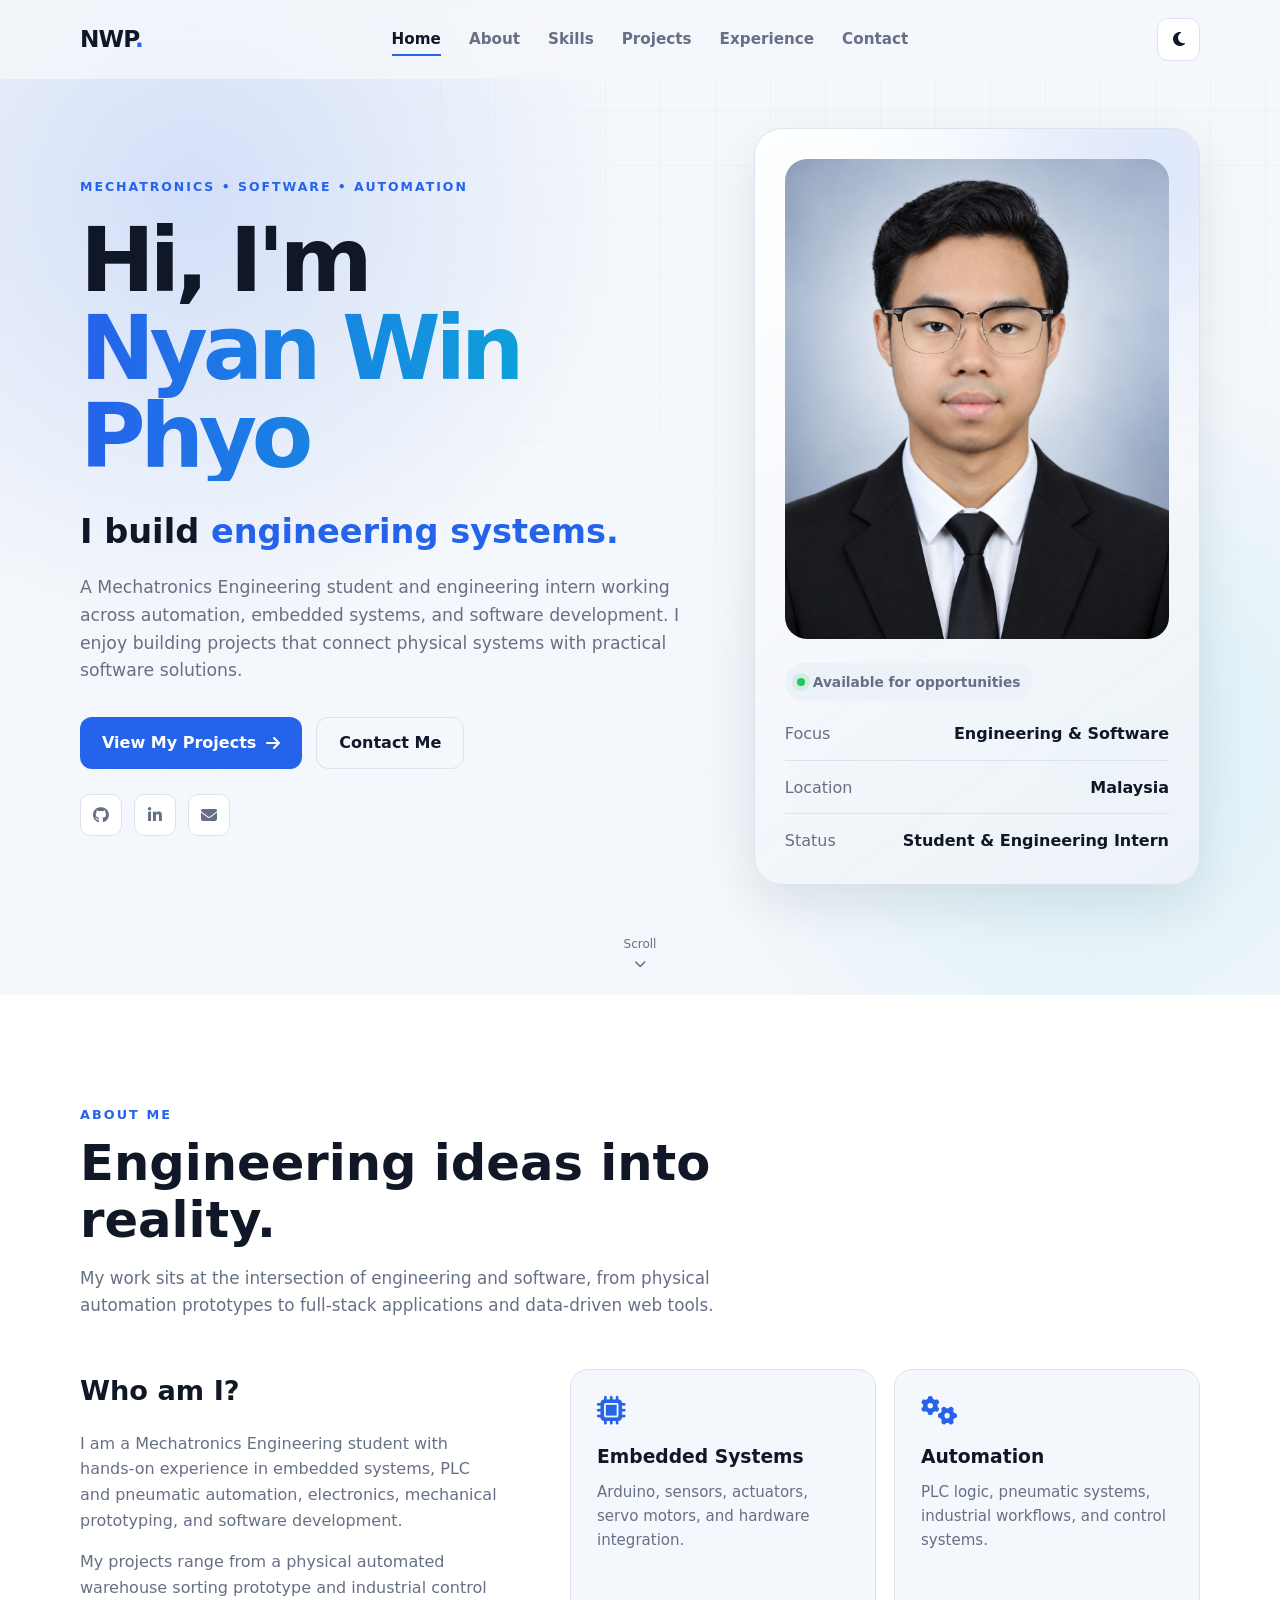
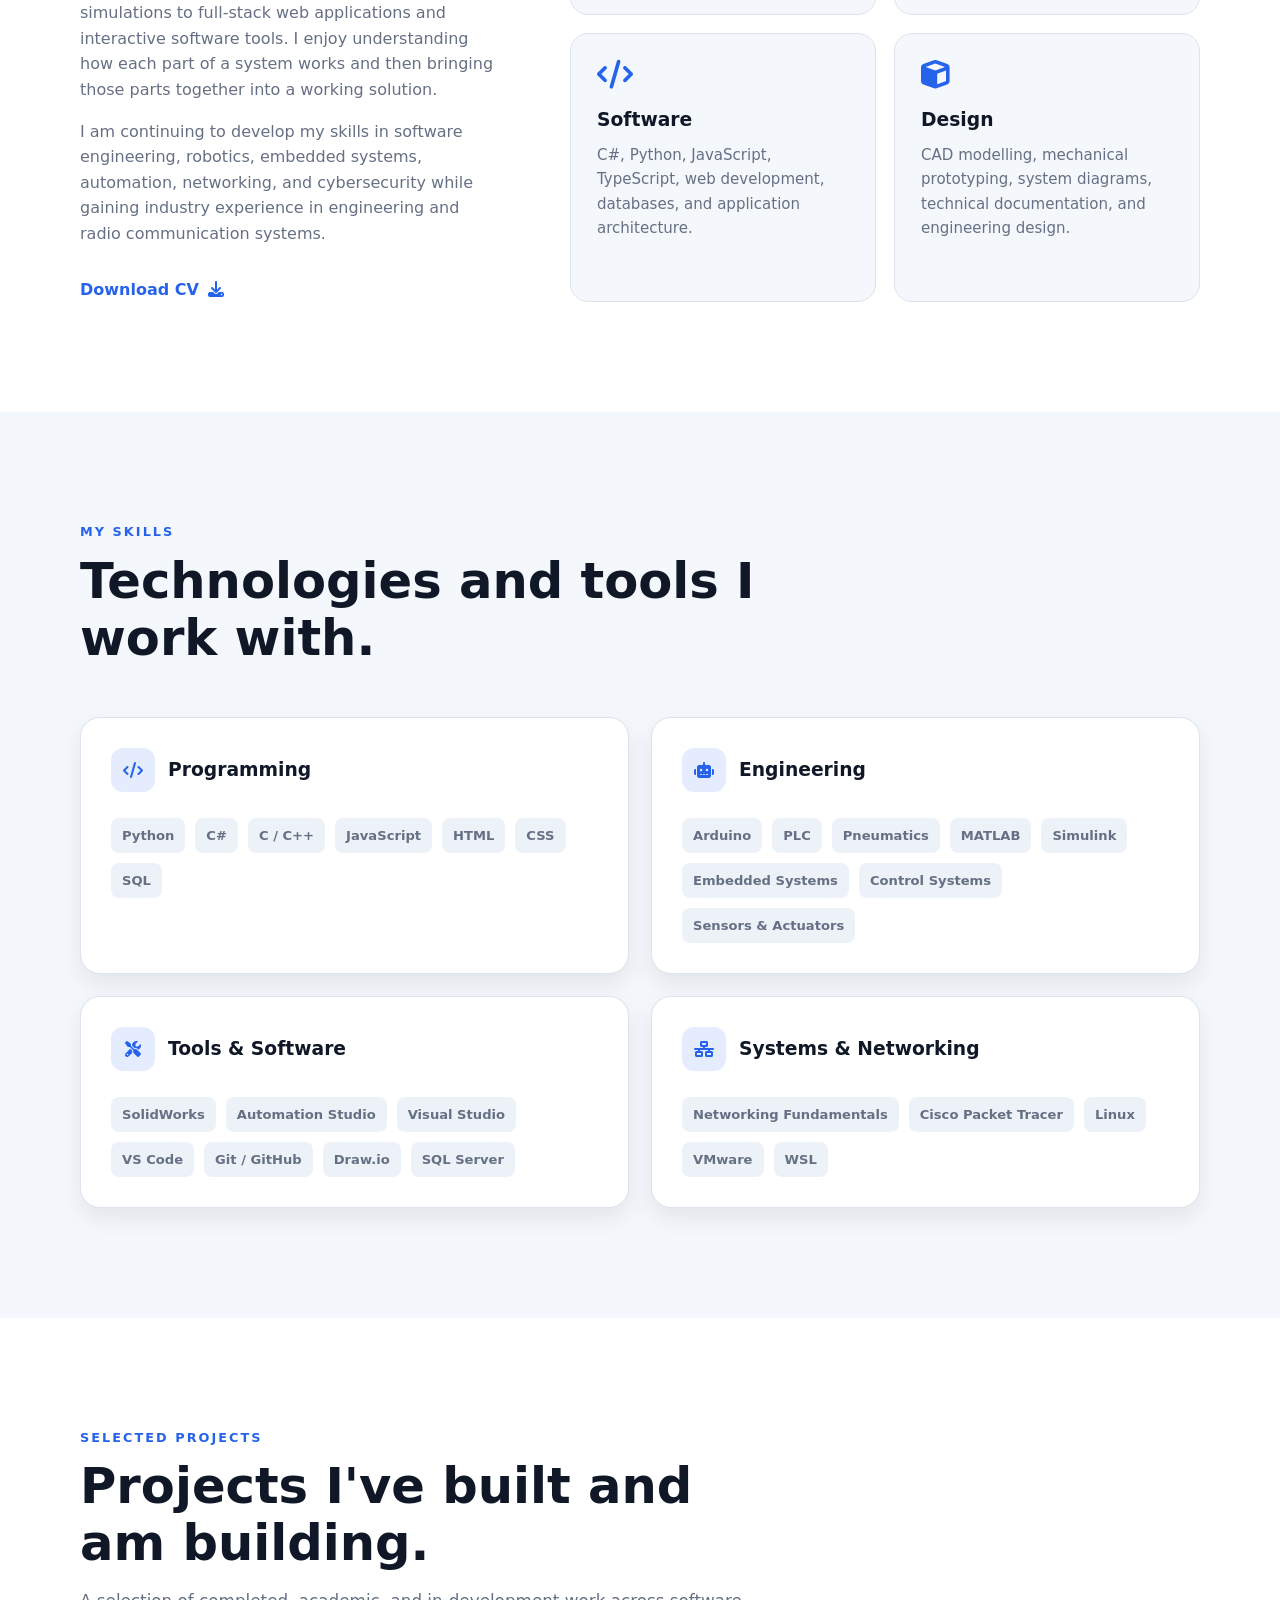
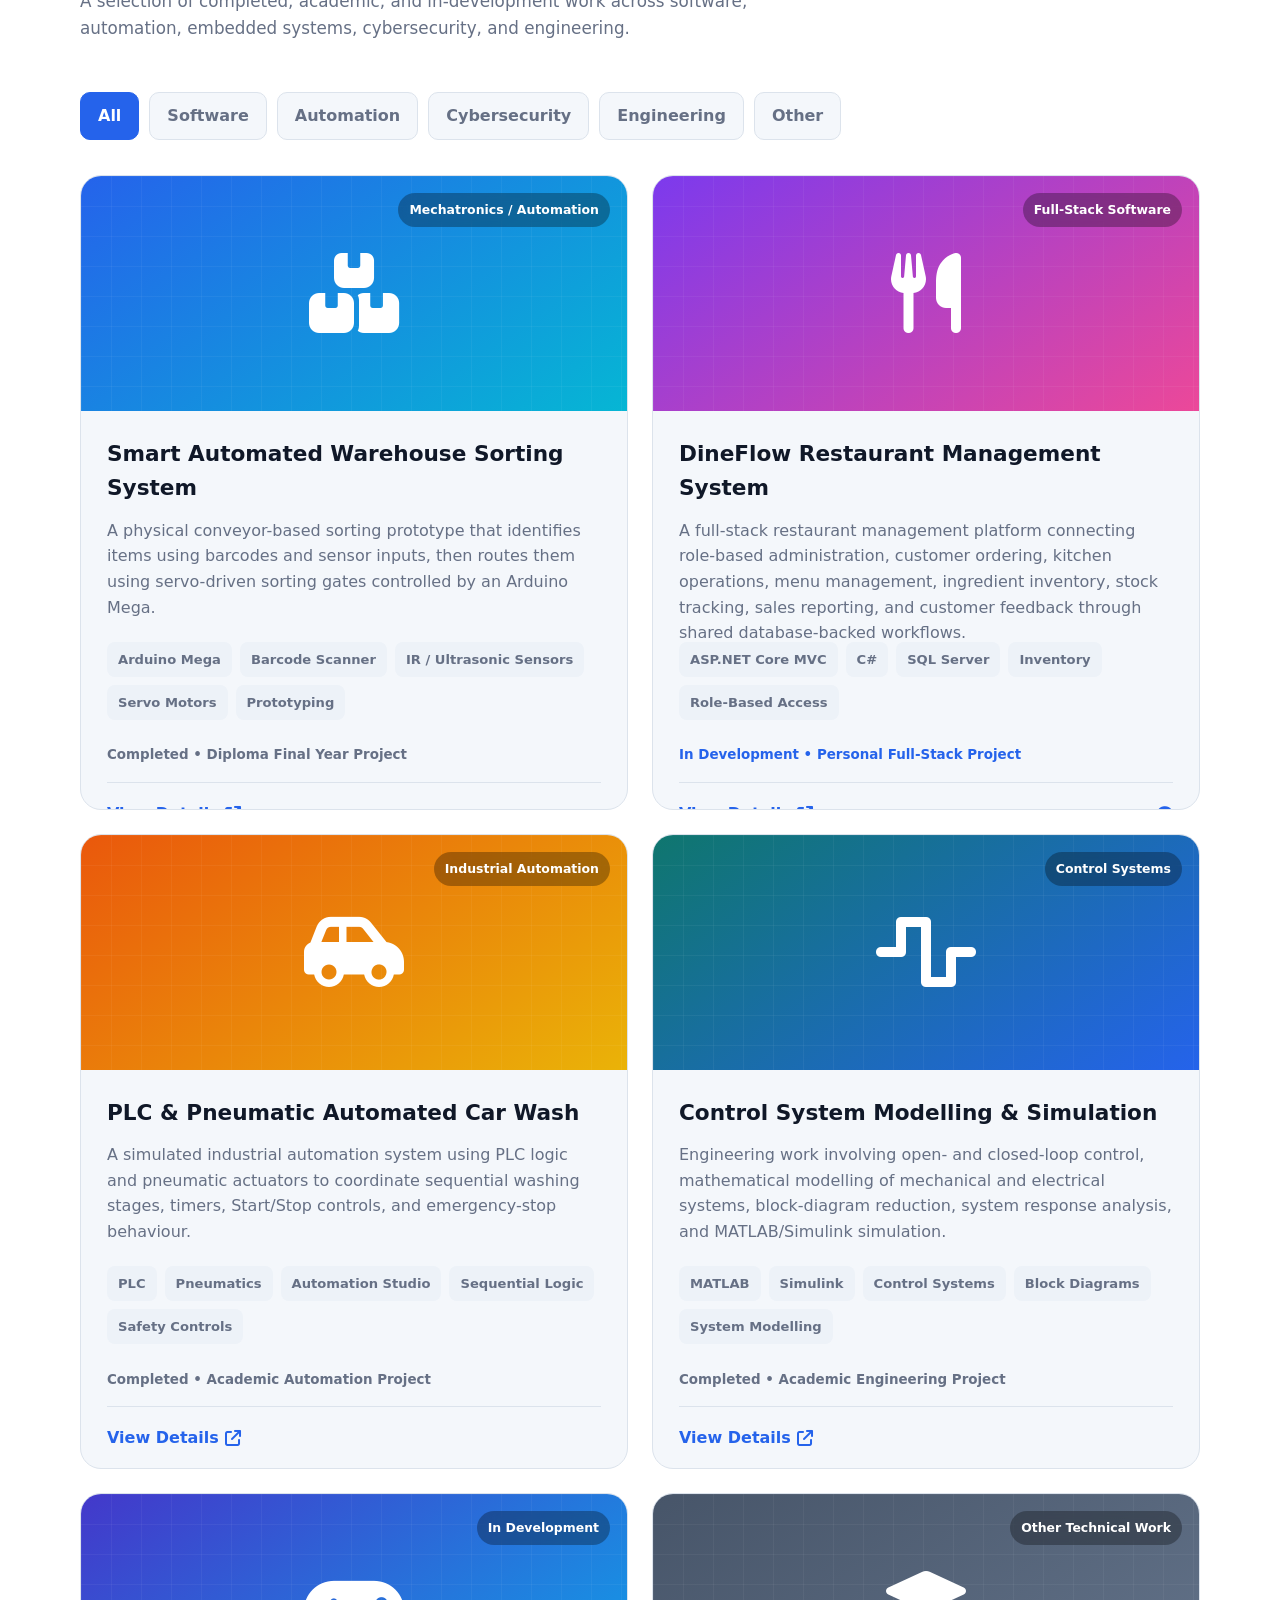
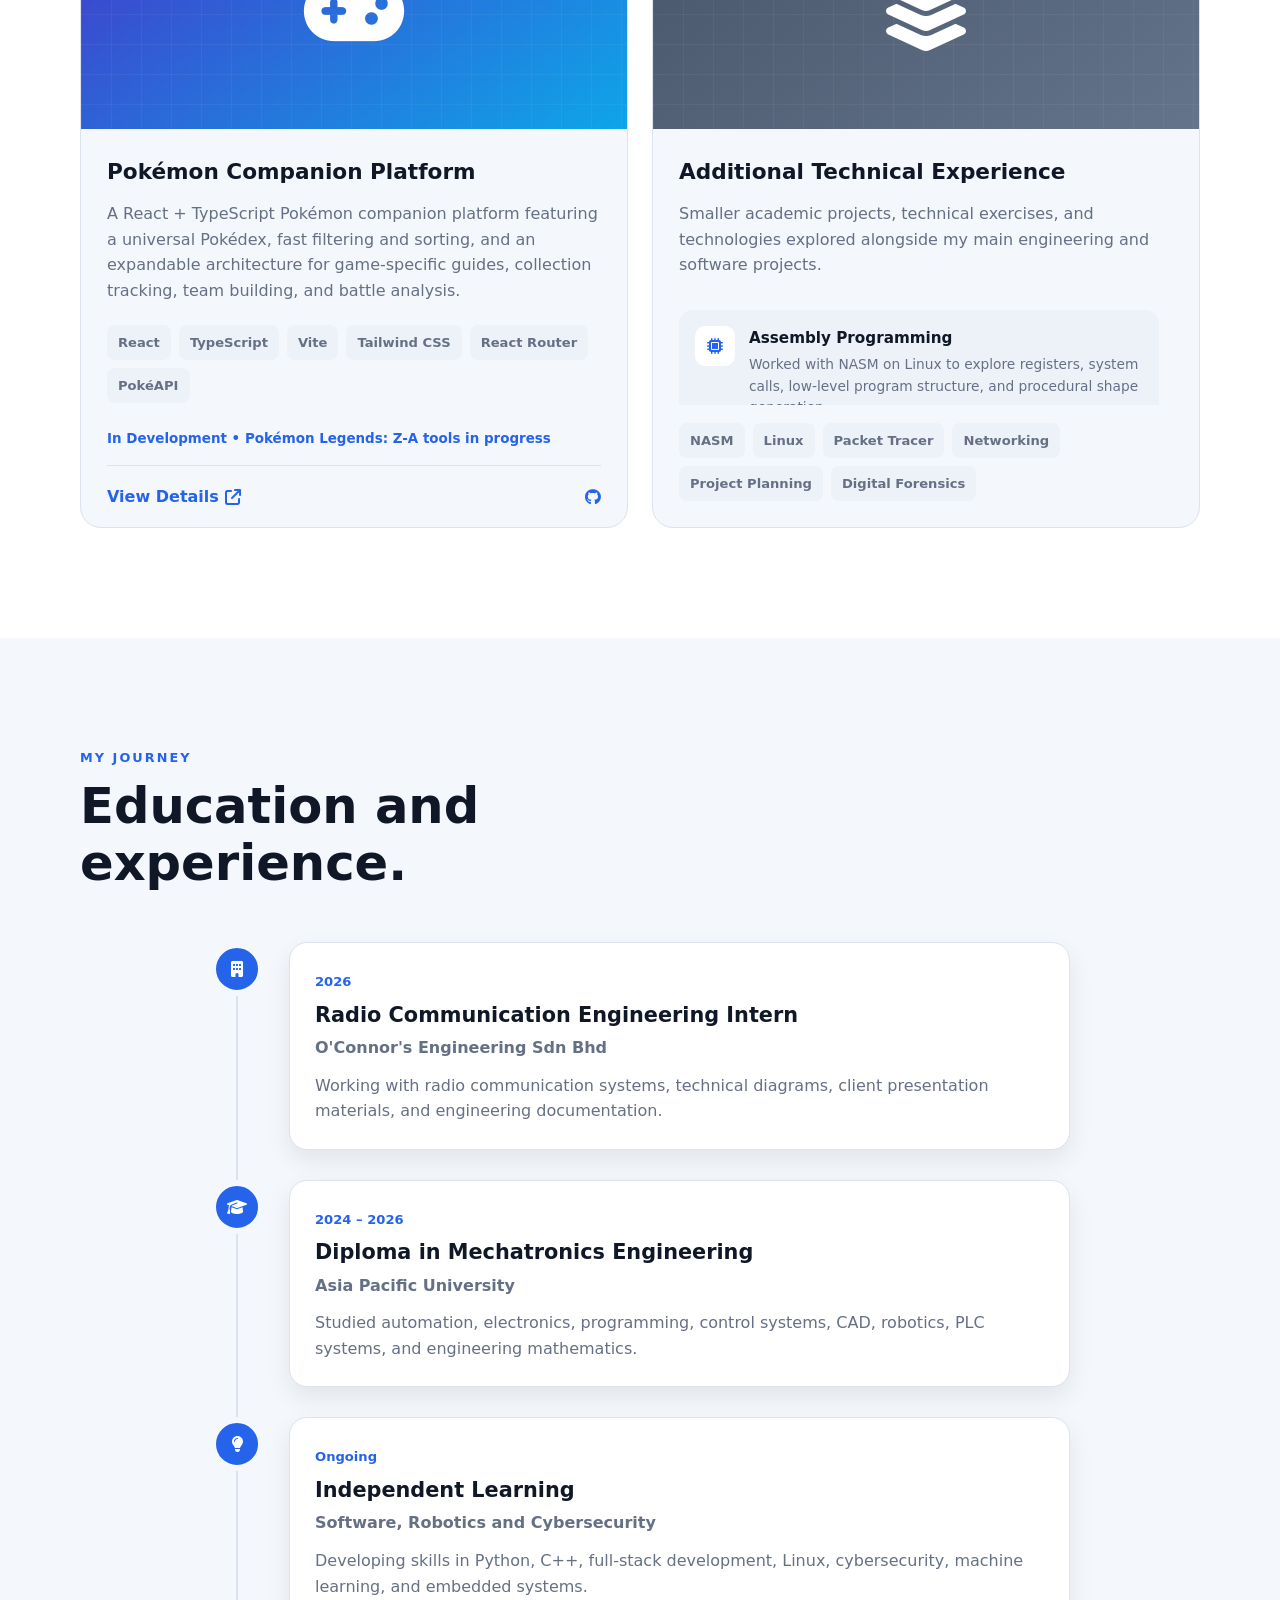
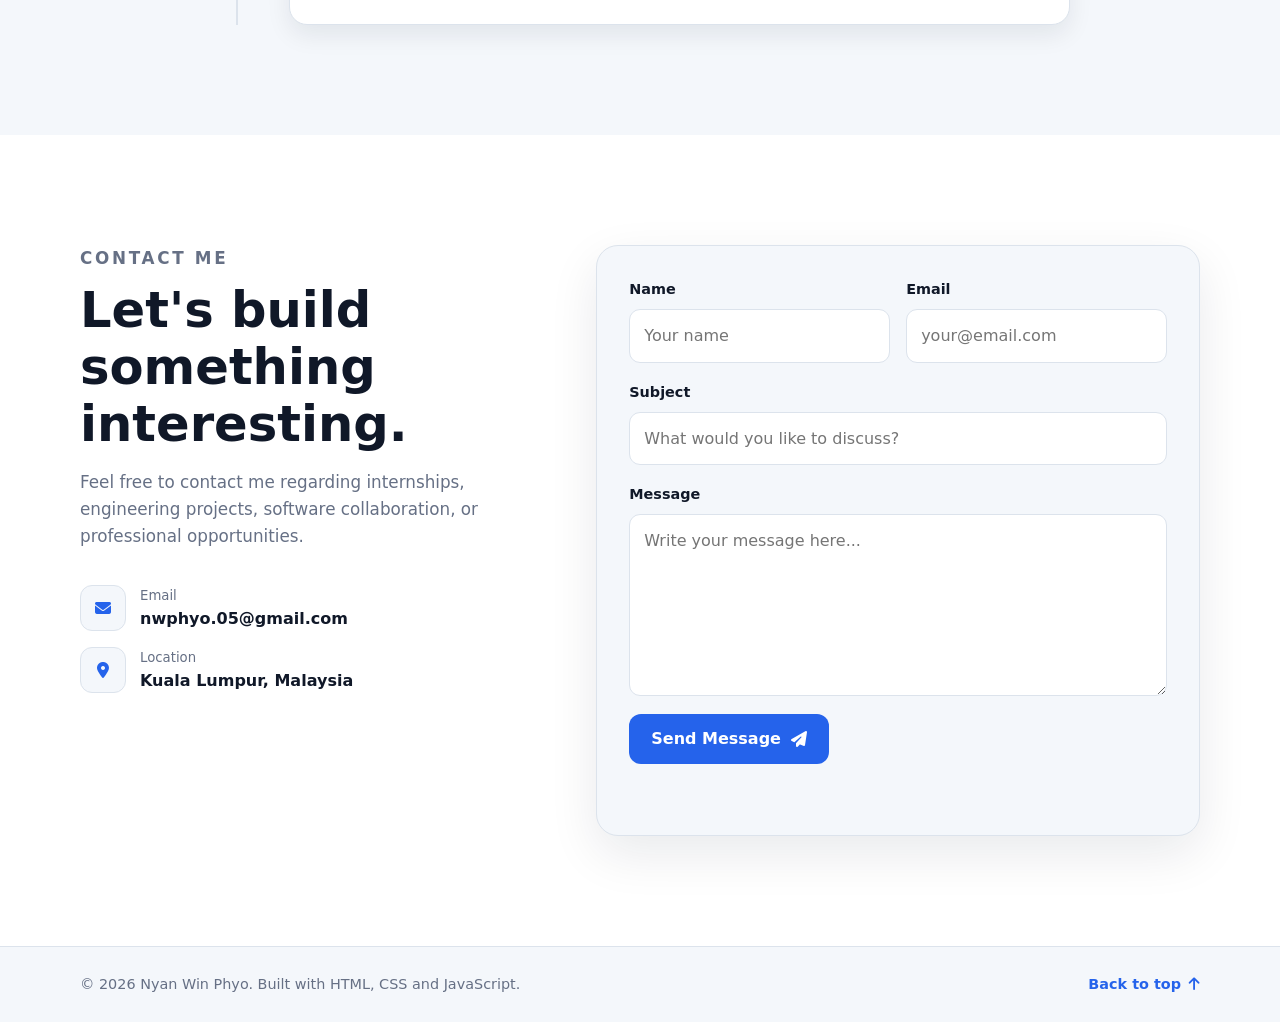
<file: index.html>
<!DOCTYPE html>
<html lang="en">
<head>
  <meta charset="UTF-8">

  <meta
    name="viewport"
    content="width=device-width, initial-scale=1.0"
  >

  <meta
    name="description"
    content="Portfolio of a Mechatronics Engineering student and developer."
  >

  <title>Nyan Win Phyo | Engineering Portfolio</title>

  <link rel="stylesheet" href="style.css">

  <!-- Font Awesome icons -->
  <link
    rel="stylesheet"
    href="https://cdnjs.cloudflare.com/ajax/libs/font-awesome/6.5.2/css/all.min.css"
  >
</head>

<body>
  <!-- Navigation -->
  <header class="header">
    <nav class="navbar container">
      <a href="#home" class="logo">
        NWP<span>.</span>
      </a>

      <ul class="nav-links" id="navLinks">
        <li><a href="#home" class="nav-link active">Home</a></li>
        <li><a href="#about" class="nav-link">About</a></li>
        <li><a href="#skills" class="nav-link">Skills</a></li>
        <li><a href="#projects" class="nav-link">Projects</a></li>
        <li><a href="#experience" class="nav-link">Experience</a></li>
        <li><a href="#contact" class="nav-link">Contact</a></li>
      </ul>

      <div class="nav-actions">
        <button
          class="theme-button"
          id="themeButton"
          aria-label="Toggle dark mode"
        >
          <i class="fa-solid fa-moon"></i>
        </button>

        <button
          class="menu-button"
          id="menuButton"
          aria-label="Open navigation menu"
        >
          <i class="fa-solid fa-bars"></i>
        </button>
      </div>
    </nav>
  </header>

  <main>
    <!-- Hero section -->
    <section class="hero section" id="home">
      <div class="hero-background"></div>

      <div class="container hero-content">
        <div class="hero-text reveal">
          <p class="hero-label">
            MECHATRONICS • SOFTWARE • AUTOMATION
          </p>

          <h1>
            Hi, I'm
            <span>Nyan Win Phyo</span>
          </h1>

          <h2>
            I build
            <span id="typingText">engineering systems.</span>
          </h2>

          <p class="hero-description">
            A Mechatronics Engineering student and engineering intern working
            across automation, embedded systems, and software development.
            I enjoy building projects that connect physical systems with
            practical software solutions.
          </p>

          <div class="hero-buttons">
            <a href="#projects" class="button primary-button">
              View My Projects
              <i class="fa-solid fa-arrow-right"></i>
            </a>

            <a href="#contact" class="button secondary-button">
              Contact Me
            </a>
          </div>

          <div class="social-links">
            <a
              href="https://github.com/NyanWinPhyo"
              target="_blank"
              rel="noopener noreferrer"
              aria-label="GitHub"
              title="GitHub"
            >
              <i class="fa-brands fa-github"></i>
            </a>

            <a
              href="https://www.linkedin.com/in/nyan-win-phyo"
              target="_blank"
              rel="noopener noreferrer"
              aria-label="LinkedIn"
              title="LinkedIn"
            >
              <i class="fa-brands fa-linkedin-in"></i>
            </a>

            <a
              href="mailto:nwphyo.05@gmail.com"
              aria-label="Email"
              title="Email"
            >
              <i class="fa-solid fa-envelope"></i>
            </a>
          </div>
        </div>

        <div class="hero-visual reveal">
          <div class="profile-card">
            <div class="profile-glow"></div>

            <div class="profile-image">
              <img src="images/profile.png" alt="Nyan Win Phyo">
            </div>

            <div class="profile-status">
              <span class="status-dot"></span>
              Available for opportunities
            </div>

            <div class="profile-info">
              <div>
                <span>Focus</span>
                <strong>Engineering & Software</strong>
              </div>

              <div>
                <span>Location</span>
                <strong>Malaysia</strong>
              </div>

              <div>
                <span>Status</span>
                <strong>Student & Engineering Intern</strong>
              </div>
            </div>
          </div>
        </div>
      </div>

      <a href="#about" class="scroll-indicator" aria-label="Scroll down">
        <span>Scroll</span>
        <i class="fa-solid fa-chevron-down"></i>
      </a>
    </section>

    <!-- About section -->
    <section class="section about" id="about">
      <div class="container">
        <div class="section-heading reveal">
          <p class="section-label">ABOUT ME</p>
          <h2>Engineering ideas into reality.</h2>
          <p>
            My work sits at the intersection of engineering and software,
            from physical automation prototypes to full-stack applications
            and data-driven web tools.
          </p>
        </div>

        <div class="about-grid">
          <div class="about-text reveal">
            <h3>Who am I?</h3>

            <p>
              I am a Mechatronics Engineering student with hands-on experience
              in embedded systems, PLC and pneumatic automation, electronics,
              mechanical prototyping, and software development.
            </p>

            <p>
              My projects range from a physical automated warehouse sorting
              prototype and industrial control simulations to full-stack web
              applications and interactive software tools. I enjoy understanding
              how each part of a system works and then bringing those parts
              together into a working solution.
            </p>

            <p>
              I am continuing to develop my skills in software engineering,
              robotics, embedded systems, automation, networking, and
              cybersecurity while gaining industry experience in engineering
              and radio communication systems.
            </p>

            <a
              href="files/NyanWinPhyo_CV.pdf"
              target="_blank"
              class="text-link"
              download
            >
              Download CV
              <i class="fa-solid fa-download"></i>
            </a>
          </div>

          <div class="about-stats reveal">
            <article class="stat-card">
              <i class="fa-solid fa-microchip"></i>
              <h3>Embedded Systems</h3>
              <p>
                Arduino, sensors, actuators, servo motors, and hardware
                integration.
              </p>
            </article>

            <article class="stat-card">
              <i class="fa-solid fa-gears"></i>
              <h3>Automation</h3>
              <p>
                PLC logic, pneumatic systems, industrial workflows, and
                control systems.
              </p>
            </article>

            <article class="stat-card">
              <i class="fa-solid fa-code"></i>
              <h3>Software</h3>
              <p>
                C#, Python, JavaScript, TypeScript, web development,
                databases, and application architecture.
              </p>
            </article>

            <article class="stat-card">
              <i class="fa-solid fa-cube"></i>
              <h3>Design</h3>
              <p>
                CAD modelling, mechanical prototyping, system diagrams,
                technical documentation, and engineering design.
              </p>
            </article>
          </div>
        </div>
      </div>
    </section>

    <!-- Skills section -->
    <section class="section skills" id="skills">
      <div class="container">
        <div class="section-heading reveal">
          <p class="section-label">MY SKILLS</p>
          <h2>Technologies and tools I work with.</h2>
        </div>

        <div class="skills-grid">

          <article class="skill-category reveal">
            <div class="skill-category-header">
              <i class="fa-solid fa-code"></i>
              <h3>Programming</h3>
            </div>

            <div class="tag-list">
              <span>Python</span>
              <span>C#</span>
              <span>C / C++</span>
              <span>JavaScript</span>
              <span>HTML</span>
              <span>CSS</span>
              <span>SQL</span>
            </div>
          </article>

          <article class="skill-category reveal">
            <div class="skill-category-header">
              <i class="fa-solid fa-robot"></i>
              <h3>Engineering</h3>
            </div>

            <div class="tag-list">
              <span>Arduino</span>
              <span>PLC</span>
              <span>Pneumatics</span>
              <span>MATLAB</span>
              <span>Simulink</span>
              <span>Embedded Systems</span>
              <span>Control Systems</span>
              <span>Sensors & Actuators</span>
            </div>
          </article>

          <article class="skill-category reveal">
            <div class="skill-category-header">
              <i class="fa-solid fa-screwdriver-wrench"></i>
              <h3>Tools & Software</h3>
            </div>

            <div class="tag-list">
              <span>SolidWorks</span>
              <span>Automation Studio</span>
              <span>Visual Studio</span>
              <span>VS Code</span>
              <span>Git / GitHub</span>
              <span>Draw.io</span>
              <span>SQL Server</span>
            </div>
          </article>

          <article class="skill-category reveal">
            <div class="skill-category-header">
              <i class="fa-solid fa-network-wired"></i>
              <h3>Systems & Networking</h3>
            </div>

            <div class="tag-list">
              <span>Networking Fundamentals</span>
              <span>Cisco Packet Tracer</span>
              <span>Linux</span>
              <span>VMware</span>
              <span>WSL</span>
            </div>
          </article>
        </div>
      </div>
    </section>

    <!-- Projects section -->
    <section class="section projects" id="projects">
      <div class="container">
        <div class="section-heading reveal">
          <p class="section-label">SELECTED PROJECTS</p>

          <h2>Projects I've built and am building.</h2>

          <p>
            A selection of completed, academic, and in-development work
            across software, automation, embedded systems, cybersecurity,
            and engineering.
          </p>
        </div>

        <div class="project-filters reveal">
          <button class="filter-button active" data-filter="all">All</button>
          <button class="filter-button" data-filter="software">Software</button>
          <button class="filter-button" data-filter="automation">Automation</button>
          <button class="filter-button" data-filter="cybersecurity">Cybersecurity</button>
          <button class="filter-button" data-filter="engineering">Engineering</button>
          <button class="filter-button" data-filter="other">Other</button>
        </div>

        <div class="projects-grid">
          <!-- Smart Warehouse Sorting System -->
          <article class="project-card reveal" data-category="automation engineering">
            <div class="project-image warehouse-project">
              <i class="fa-solid fa-boxes-stacked"></i>
              <span class="project-category">Mechatronics / Automation</span>
            </div>

            <div class="project-content">
              <h3>Smart Automated Warehouse Sorting System</h3>
              <p>
                A physical conveyor-based sorting prototype that identifies items
                using barcodes and sensor inputs, then routes them using servo-driven
                sorting gates controlled by an Arduino Mega.
              </p>

              <div class="project-tags">
                <span>Arduino Mega</span>
                <span>Barcode Scanner</span>
                <span>IR / Ultrasonic Sensors</span>
                <span>Servo Motors</span>
                <span>Prototyping</span>
              </div>

              <div class="project-footer">
                <p class="project-status">
                  Completed • Diploma Final Year Project
                </p>

                <div class="project-links">
                  <a href="projects/warehouse-sorting.html">
                    View Details
                    <i class="fa-solid fa-arrow-up-right-from-square"></i>
                  </a>
                </div>
              </div>
            </div>
          </article>

          <!-- DineFlow -->
          <article class="project-card reveal" data-category="software">
            <div class="project-image software-project">
              <i class="fa-solid fa-utensils"></i>
              <span class="project-category">Full-Stack Software</span>
            </div>

            <div class="project-content">
              <h3>DineFlow Restaurant Management System</h3>
              <p>
                A full-stack restaurant management platform connecting role-based
                administration, customer ordering, kitchen operations, menu management,
                ingredient inventory, stock tracking, sales reporting, and customer
                feedback through shared database-backed workflows.
              </p>

              <div class="project-tags">
                <span>ASP.NET Core MVC</span>
                <span>C#</span>
                <span>SQL Server</span>
                <span>Inventory</span>
                <span>Role-Based Access</span>
              </div>

              <div class="project-footer">
                <p class="project-status project-status-live">
                  In Development • Personal Full-Stack Project
                </p>

                <div class="project-links">
                  <a href="projects/dineflow.html">
                    View Details
                    <i class="fa-solid fa-arrow-up-right-from-square"></i>
                  </a>

                  <a
                    href="https://github.com/NyanWinPhyo/DineFlow-Restaurant-System"
                    target="_blank"
                    rel="noopener noreferrer"
                    aria-label="DineFlow Restaurant Management System GitHub repository"
                  >
                    <i class="fa-brands fa-github"></i>
                  </a>
                </div>
              </div>
            </div>
          </article>

          <!-- PLC Car Wash -->
          <article class="project-card reveal" data-category="automation engineering">
            <div class="project-image plc-project">
              <i class="fa-solid fa-car-side"></i>
              <span class="project-category">Industrial Automation</span>
            </div>

            <div class="project-content">
              <h3>PLC &amp; Pneumatic Automated Car Wash</h3>
              <p>
                A simulated industrial automation system using PLC logic and pneumatic
                actuators to coordinate sequential washing stages, timers, Start/Stop
                controls, and emergency-stop behaviour.
              </p>

              <div class="project-tags">
                <span>PLC</span>
                <span>Pneumatics</span>
                <span>Automation Studio</span>
                <span>Sequential Logic</span>
                <span>Safety Controls</span>
              </div>

              <div class="project-footer">
                <p class="project-status">
                  Completed • Academic Automation Project
                </p>

                <div class="project-links">
                  <a href="projects/automated-car-wash.html">
                    View Details
                    <i class="fa-solid fa-arrow-up-right-from-square"></i>
                  </a>
                </div>
              </div>
            </div>
          </article>

          <!-- System & Control -->
          <article class="project-card reveal" data-category="engineering automation">
            <div class="project-image control-project">
              <i class="fa-solid fa-wave-square"></i>
              <span class="project-category">Control Systems</span>
            </div>

            <div class="project-content">
              <h3>Control System Modelling & Simulation</h3>

              <p>
                Engineering work involving open- and closed-loop control,
                mathematical modelling of mechanical and electrical systems,
                block-diagram reduction, system response analysis, and
                MATLAB/Simulink simulation.
              </p>

              <div class="project-tags">
                <span>MATLAB</span>
                <span>Simulink</span>
                <span>Control Systems</span>
                <span>Block Diagrams</span>
                <span>System Modelling</span>
              </div>

              <div class="project-footer">
                <p class="project-status">
                  Completed • Academic Engineering Project
                </p>

                <div class="project-links">
                  <a href="projects/control-systems.html">
                    View Details
                    <i class="fa-solid fa-arrow-up-right-from-square"></i>
                  </a>
                </div>
              </div>
            </div>
          </article>

          <!-- Pokémon Companion Platform -->
          <article class="project-card reveal" data-category="software">
            <div class="project-image pokemon-project">
              <i class="fa-solid fa-gamepad"></i>

              <span class="project-category">
                In Development
              </span>
            </div>

            <div class="project-content">
              <h3>Pokémon Companion Platform</h3>

              <p>
                A React + TypeScript Pokémon companion platform featuring a universal
                Pokédex, fast filtering and sorting, and an expandable architecture for
                game-specific guides, collection tracking, team building, and battle
                analysis.
              </p>

              <div class="project-tags">
                <span>React</span>
                <span>TypeScript</span>
                <span>Vite</span>
                <span>Tailwind CSS</span>
                <span>React Router</span>
                <span>PokéAPI</span>
              </div>

              <div class="project-footer">
                <p class="project-status project-status-live">
                  In Development • Pokémon Legends: Z-A tools in progress
                </p>

                <div class="project-links">
                  <a href="projects/pokemon-companion.html">
                    View Details
                    <i class="fa-solid fa-arrow-up-right-from-square"></i>
                  </a>

                  <a
                    href="https://github.com/NyanWinPhyo/dex-atlas"
                    target="_blank"
                    rel="noopener noreferrer"
                    aria-label="Pokémon Companion Platform GitHub repository"
                  >
                    <i class="fa-brands fa-github"></i>
                  </a>
                </div>
              </div>
            </div>
          </article>
          
          <!-- Other Technical Work -->
          <article class="project-card reveal" data-category="other">
            <div class="project-image other-project">
              <i class="fa-solid fa-layer-group"></i>

              <span class="project-category">
                Other Technical Work
              </span>
            </div>

            <div class="project-content">
              <h3>Additional Technical Experience</h3>

              <p>
                Smaller academic projects, technical exercises, and technologies
                explored alongside my main engineering and software projects.
              </p>

              <div class="additional-work-list">

                <div class="additional-work-item">
                  <i class="fa-solid fa-microchip"></i>

                  <div>
                    <h4>Assembly Programming</h4>
                    <p>
                      Worked with NASM on Linux to explore registers,
                      system calls, low-level program structure, and
                      procedural shape generation.
                    </p>
                  </div>
                </div>

                <div class="additional-work-item">
                  <i class="fa-solid fa-diagram-project"></i>

                  <div>
                    <h4>Engineering Planning</h4>
                    <p>
                      Developed a sports and recreation centre proposal
                      involving facility planning, scheduling, cost
                      considerations, risk analysis, CPM, and Gantt charts.
                    </p>
                  </div>
                </div>

                <div class="additional-work-item">
                  <i class="fa-solid fa-network-wired"></i>

                  <div>
                    <h4>Networking Fundamentals</h4>
                    <p>
                      Gained introductory experience with network topology,
                      basic network configuration, and simulation using
                      Cisco Packet Tracer.
                    </p>
                  </div>
                </div>

                <div class="additional-work-item">
                  <i class="fa-solid fa-shield-halved"></i>

                  <div>
                    <h4>Digital Forensics</h4>
                    <p>
                      Gained introductory experience with memory and disk acquisition,
                      evidence examination, virtual-machine analysis, and basic forensic
                      investigation workflows.
                    </p>
                  </div>
                </div>
              </div>

              <div class="project-tags">
                <span>NASM</span>
                <span>Linux</span>
                <span>Packet Tracer</span>
                <span>Networking</span>
                <span>Project Planning</span>
                <span>Digital Forensics</span>
              </div>
            </div>
          </article>
        </div>
      </div>
    </section>

    <!-- Experience section -->
    <section class="section experience" id="experience">
      <div class="container">
        <div class="section-heading reveal">
          <p class="section-label">MY JOURNEY</p>
          <h2>Education and experience.</h2>
        </div>

        <div class="timeline">
          <article class="timeline-item reveal">
            <div class="timeline-marker">
              <i class="fa-solid fa-building"></i>
            </div>

            <div class="timeline-content">
              <span class="timeline-date">2026</span>
              <h3>Radio Communication Engineering Intern</h3>
              <h4>O'Connor's Engineering Sdn Bhd</h4>

              <p>
                Working with radio communication systems, technical diagrams,
                client presentation materials, and engineering documentation.
              </p>
            </div>
          </article>

          <article class="timeline-item reveal">
            <div class="timeline-marker">
              <i class="fa-solid fa-graduation-cap"></i>
            </div>

            <div class="timeline-content">
              <span class="timeline-date">2024 – 2026</span>
              <h3>Diploma in Mechatronics Engineering</h3>
              <h4>Asia Pacific University</h4>

              <p>
                Studied automation, electronics, programming, control systems,
                CAD, robotics, PLC systems, and engineering mathematics.
              </p>
            </div>
          </article>

          <article class="timeline-item reveal">
            <div class="timeline-marker">
              <i class="fa-solid fa-lightbulb"></i>
            </div>

            <div class="timeline-content">
              <span class="timeline-date">Ongoing</span>
              <h3>Independent Learning</h3>
              <h4>Software, Robotics and Cybersecurity</h4>

              <p>
                Developing skills in Python, C++, full-stack development,
                Linux, cybersecurity, machine learning, and embedded systems.
              </p>
            </div>
          </article>
        </div>
      </div>
    </section>

    <!-- Contact section -->
    <section class="section contact" id="contact">
      <div class="container contact-grid">
        <div class="contact-info reveal">
          <p class="section-label">CONTACT ME</p>
          <h2>Let's build something interesting.</h2>

          <p>
            Feel free to contact me regarding internships, engineering
            projects, software collaboration, or professional opportunities.
          </p>

          <div class="contact-details">
            <a href="mailto:nwphyo.05@gmail.com">
              <i class="fa-solid fa-envelope"></i>

              <div>
                <span>Email</span>
                <strong>nwphyo.05@gmail.com</strong>
              </div>
            </a>

            <div>
              <i class="fa-solid fa-location-dot"></i>

              <div>
                <span>Location</span>
                <strong>Kuala Lumpur, Malaysia</strong>
              </div>
            </div>
          </div>
        </div>

        <form
          class="contact-form reveal"
          id="contactForm"
          action="https://formspree.io/f/myezyqzn"
          method="POST"
        >
          
          <div class="form-row">
            <div class="form-group">
              <label for="name">Name</label>
              <input
                type="text"
                id="name"
                name="name"
                placeholder="Your name"
                autocomplete="name"
                required
              >
            </div>

            <div class="form-group">
              <label for="email">Email</label>
              <input
                type="email"
                id="email"
                name="email"
                placeholder="your@email.com"
                autocomplete="email"
                required
              >
            </div>
          </div>

          <div class="form-group">
            <label for="subject">Subject</label>
            <input
              type="text"
              id="subject"
              name="subject"
              placeholder="What would you like to discuss?"
              required
            >
          </div>

          <div class="form-group">
            <label for="message">Message</label>
            <textarea
              id="message"
              name="message"
              rows="6"
              placeholder="Write your message here..."
              required
            ></textarea>
          </div>

          <button type="submit" class="button primary-button">
            Send Message
            <i class="fa-solid fa-paper-plane"></i>
          </button>

          <p class="form-message" id="formMessage"></p>
        </form>
      </div>
    </section>
  </main>

  <!-- Footer -->
  <footer class="footer">
    <div class="container footer-content">
      <p>
        © <span id="currentYear"></span> Nyan Win Phyo.
        Built with HTML, CSS and JavaScript.
      </p>

      <a href="#home" class="back-to-top">
        Back to top
        <i class="fa-solid fa-arrow-up"></i>
      </a>
    </div>
  </footer>

  <script src="script.js"></script>
</body>
</html>
</file>
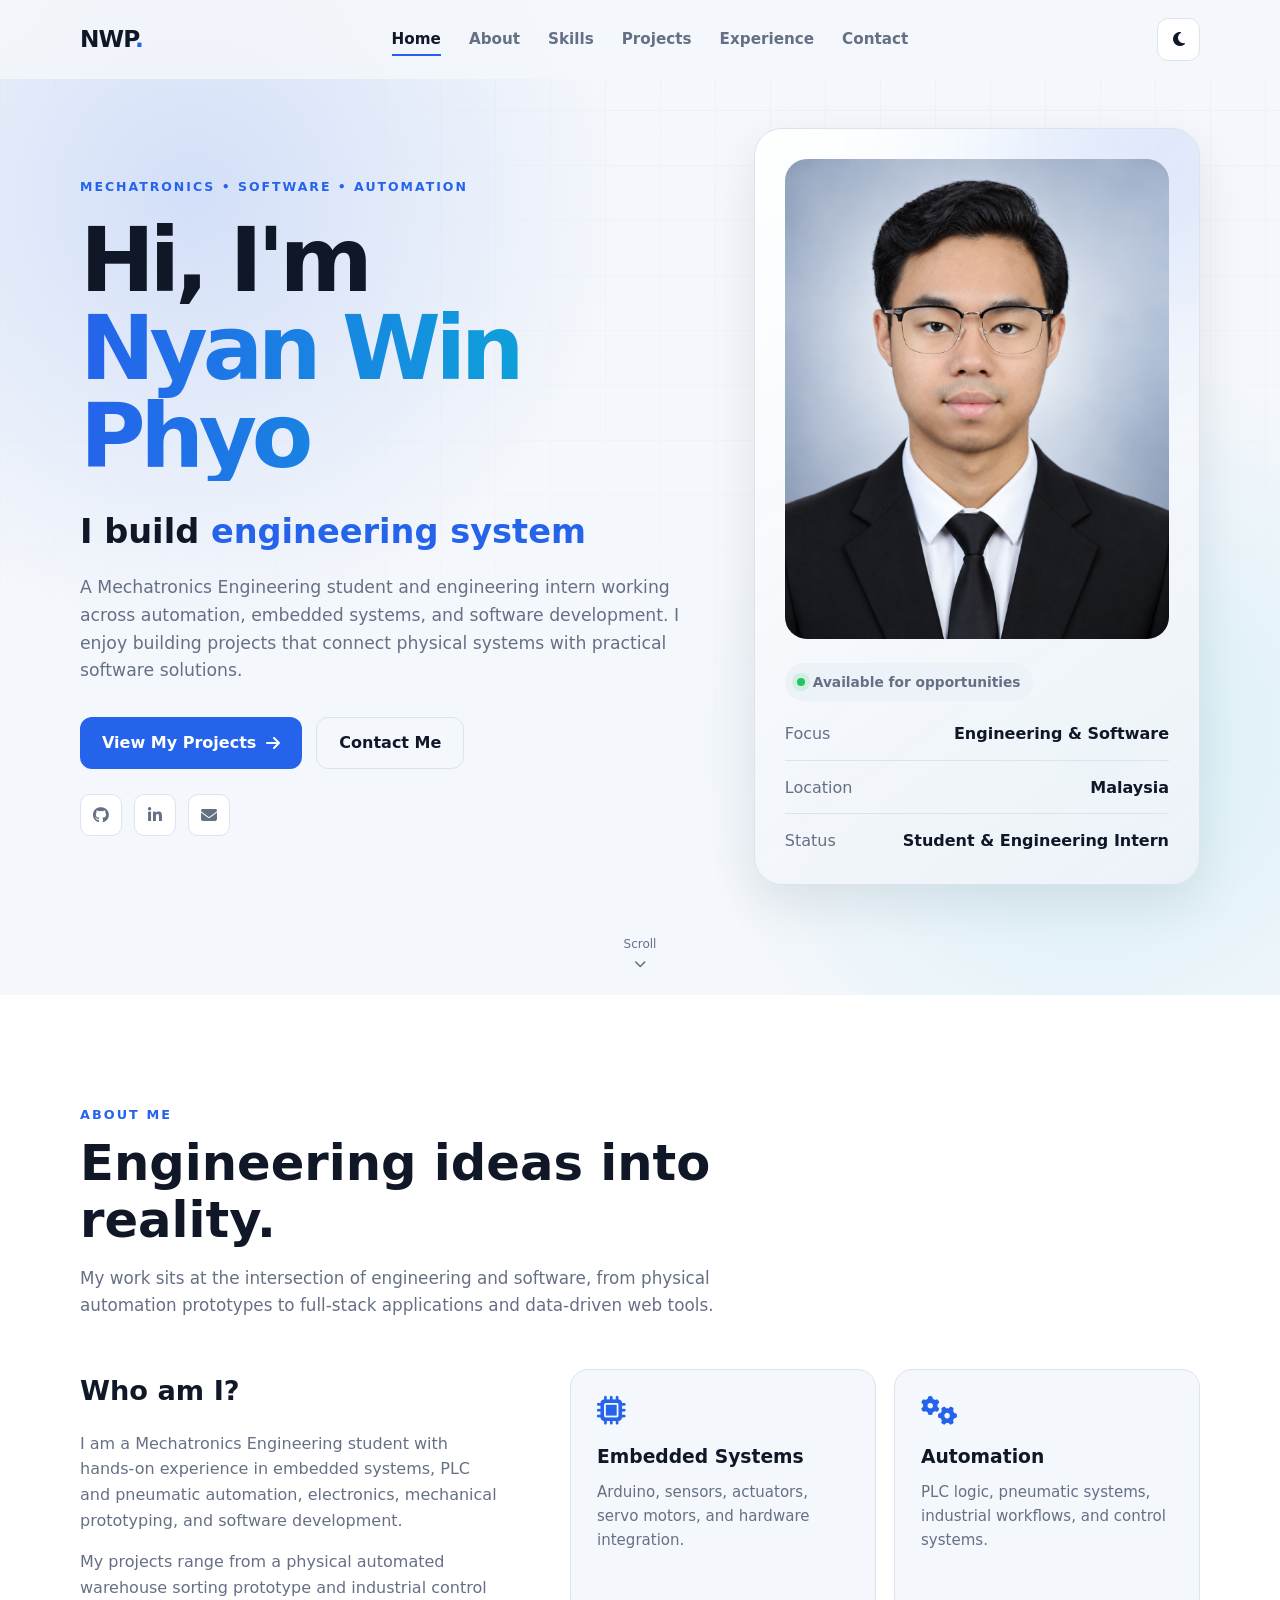
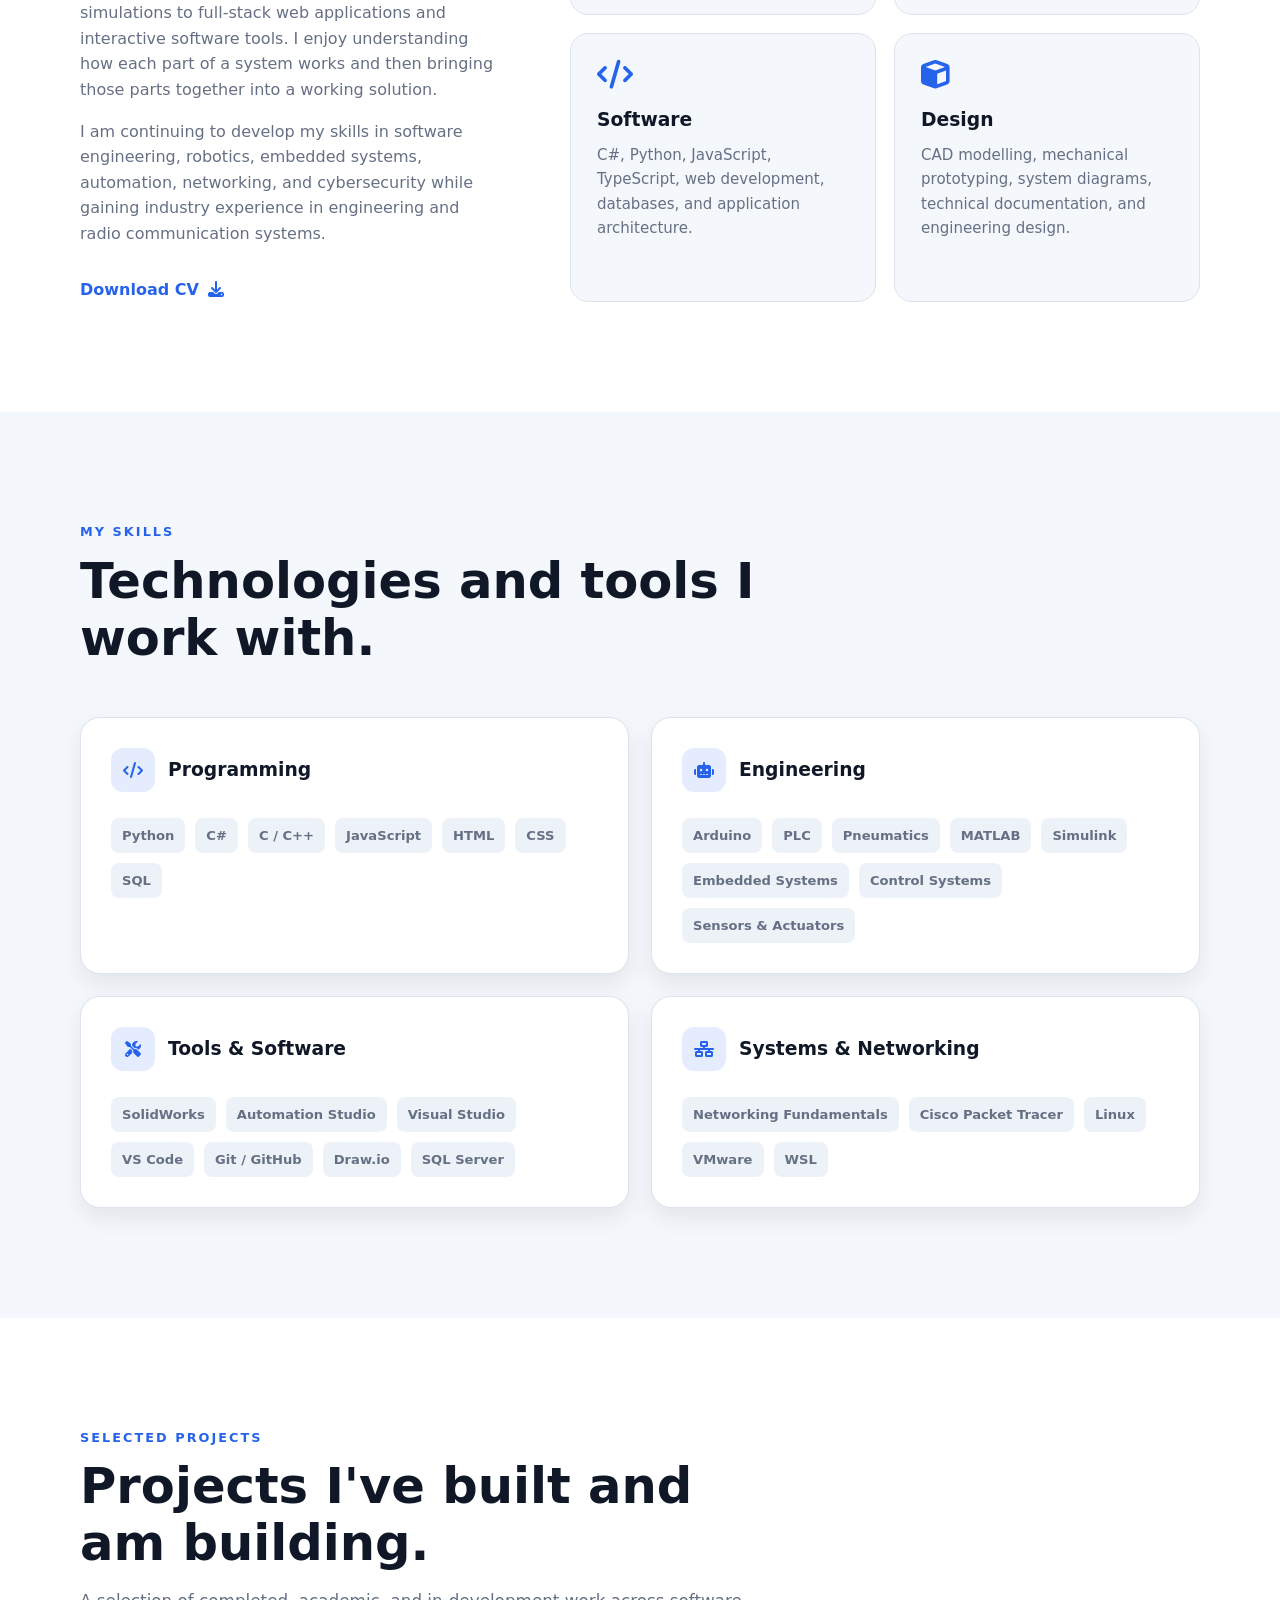
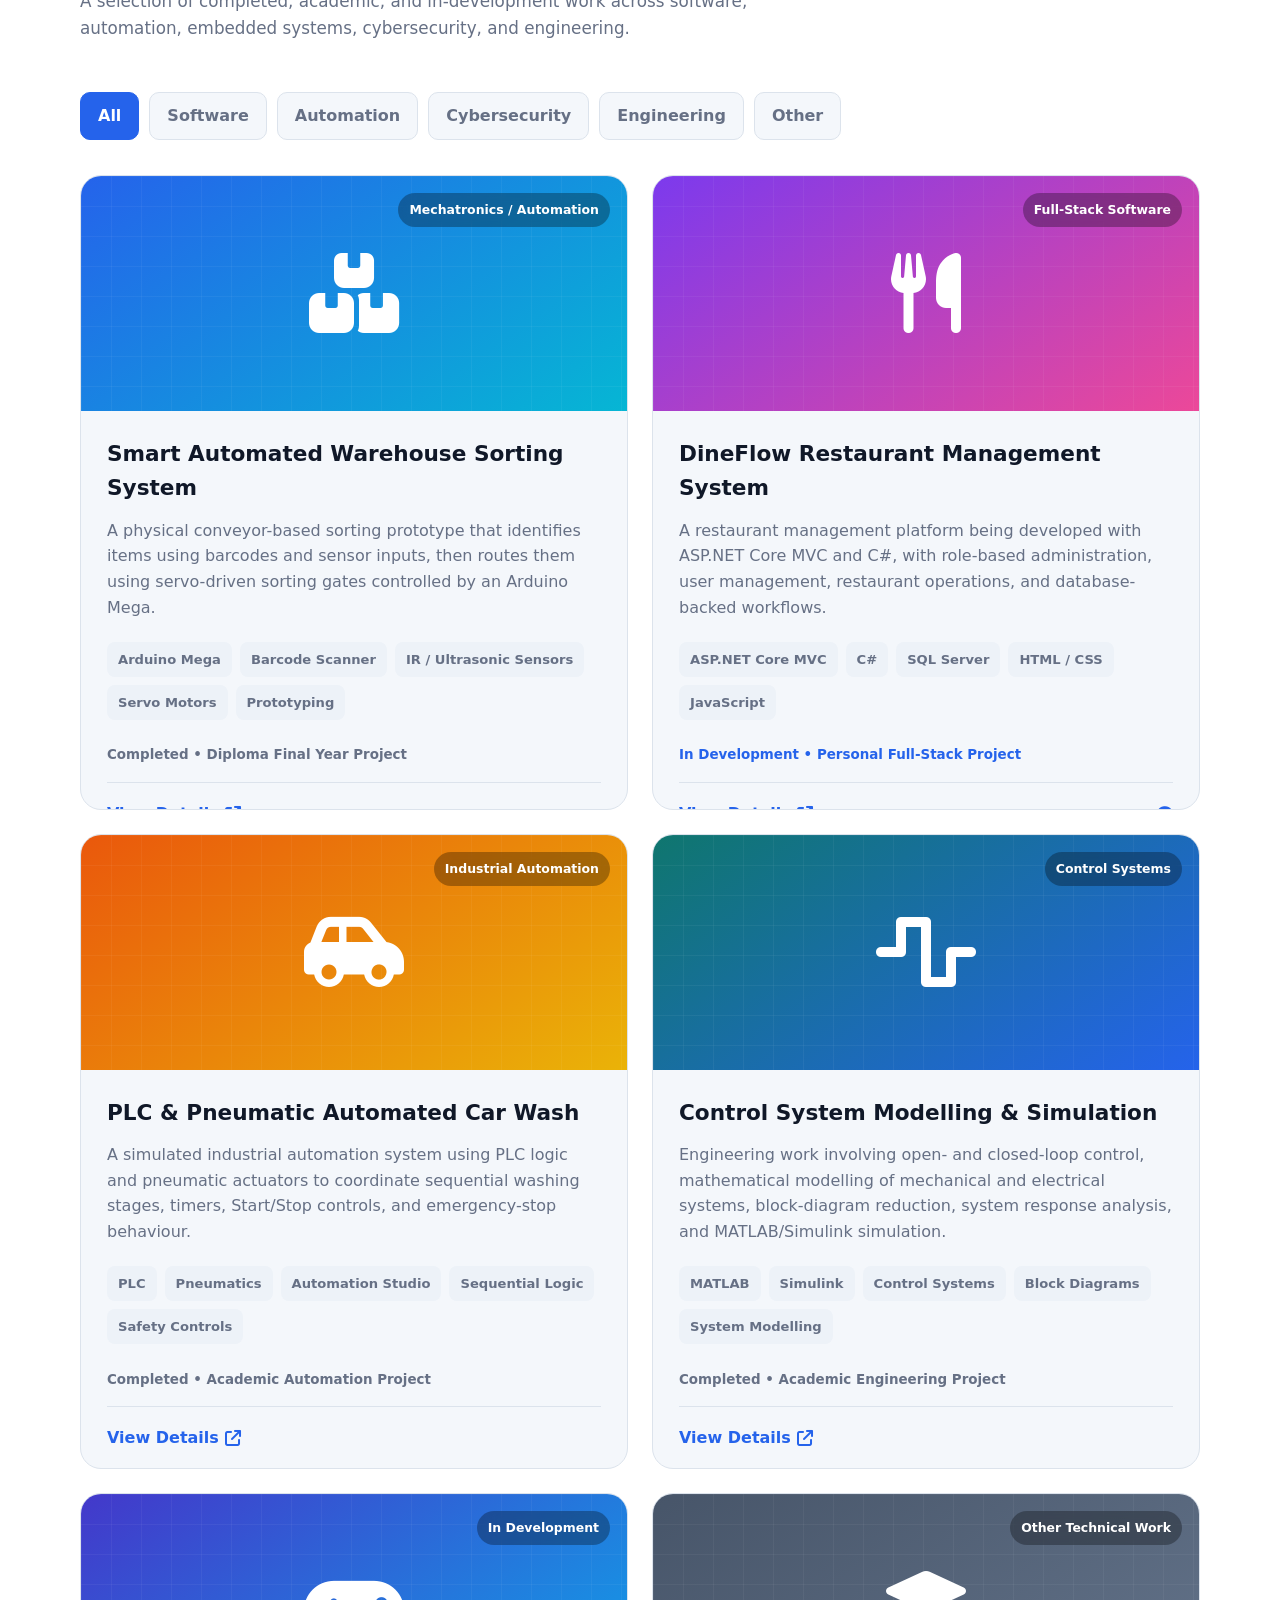
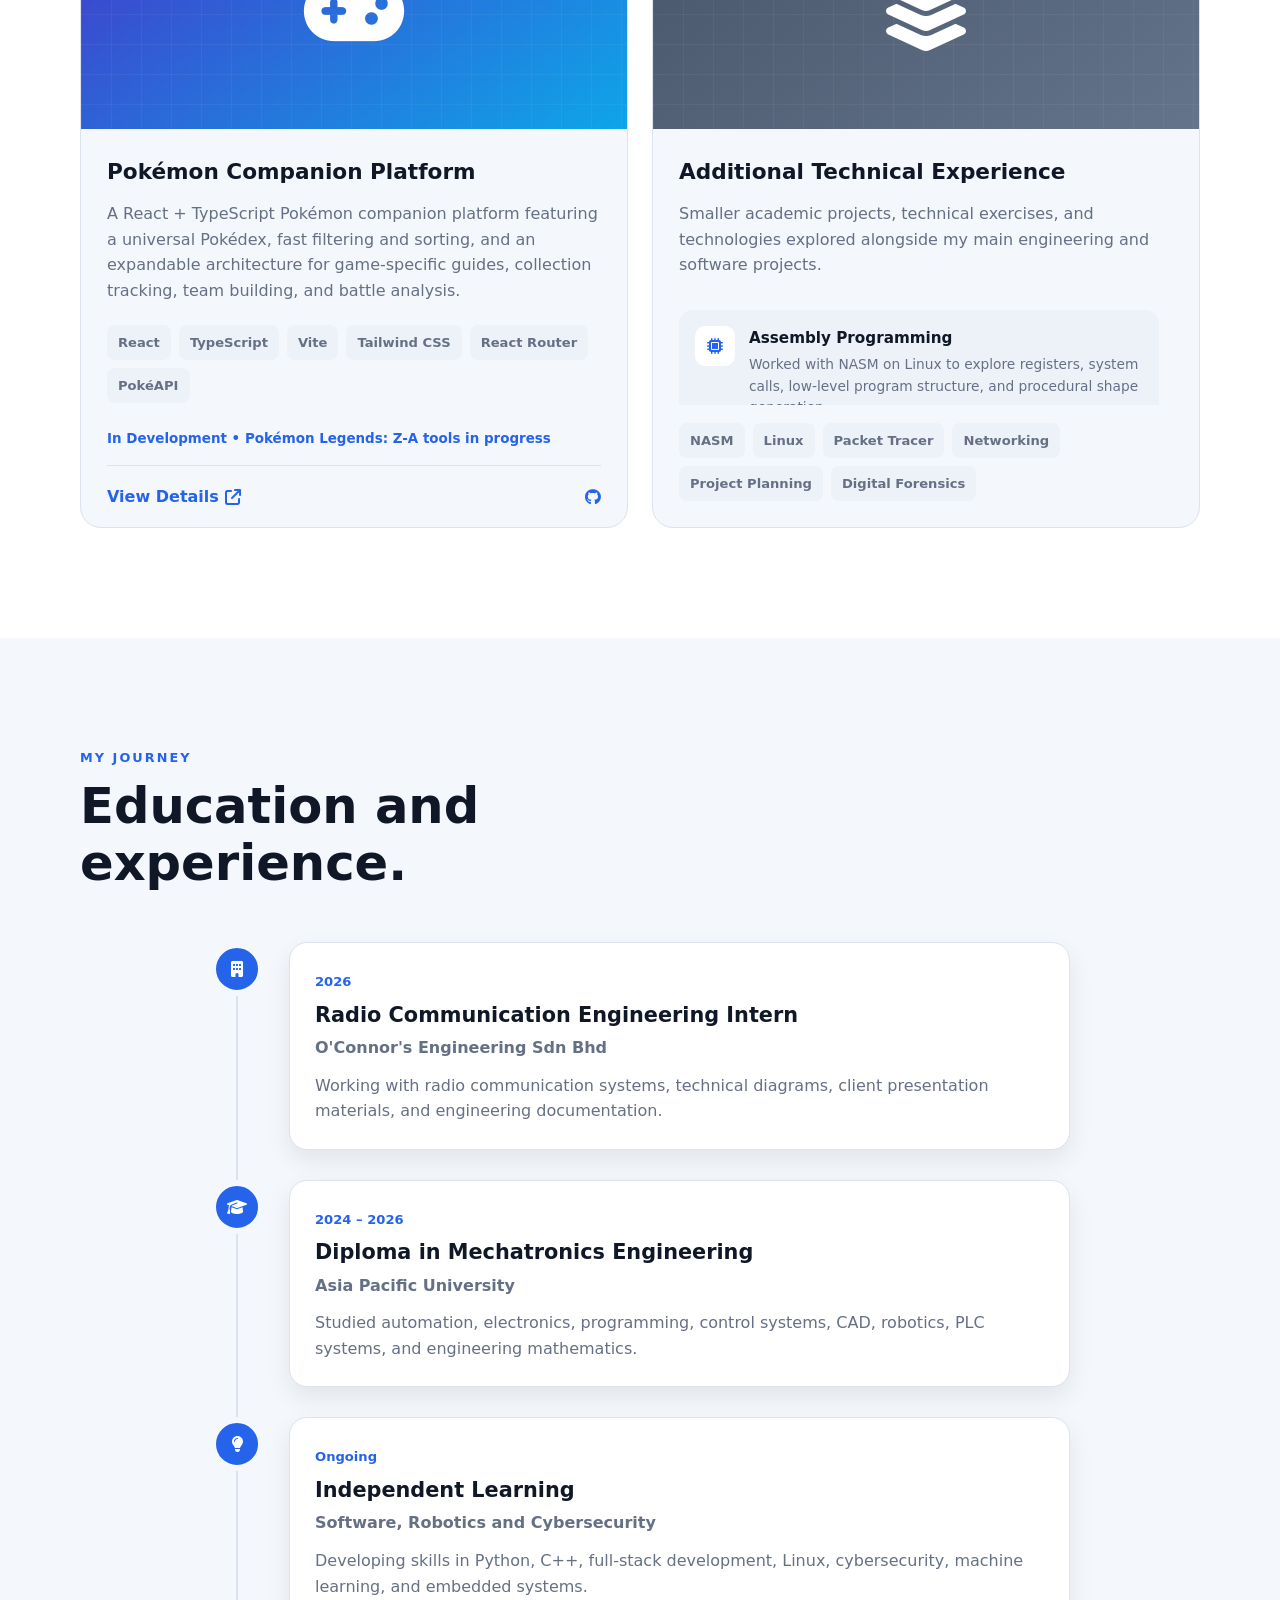
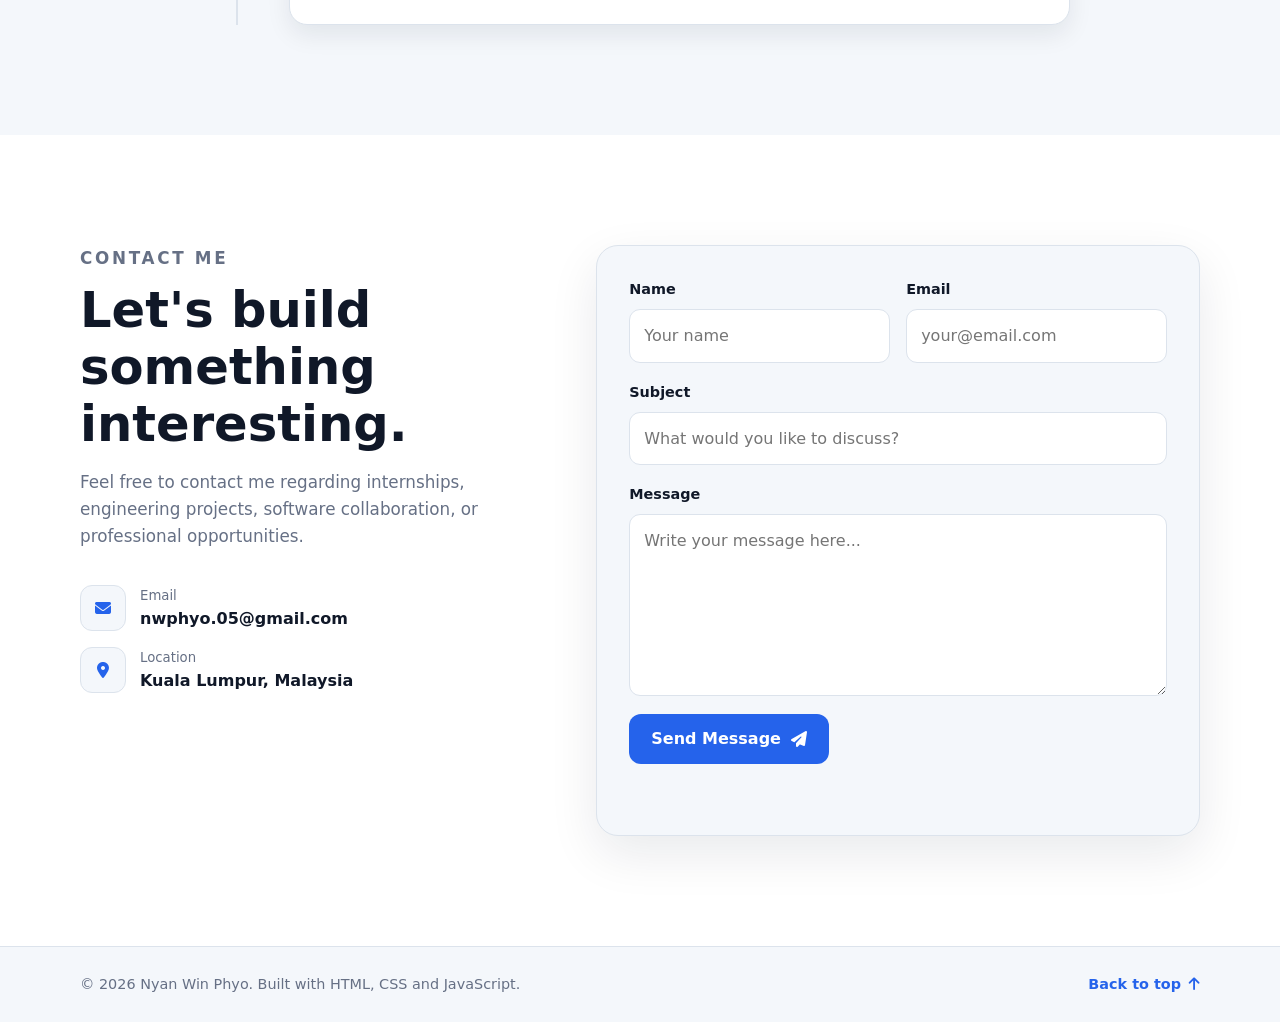
<file: responsive_portfolio/index.html>
<!DOCTYPE html>
<html lang="en">
<head>
  <meta charset="UTF-8">

  <meta
    name="viewport"
    content="width=device-width, initial-scale=1.0"
  >

  <meta
    name="description"
    content="Portfolio of a Mechatronics Engineering student and developer."
  >

  <title>Nyan Win Phyo | Engineering Portfolio</title>

  <link rel="stylesheet" href="style.css">

  <!-- Font Awesome icons -->
  <link
    rel="stylesheet"
    href="https://cdnjs.cloudflare.com/ajax/libs/font-awesome/6.5.2/css/all.min.css"
  >
</head>

<body>
  <!-- Navigation -->
  <header class="header">
    <nav class="navbar container">
      <a href="#home" class="logo">
        NWP<span>.</span>
      </a>

      <ul class="nav-links" id="navLinks">
        <li><a href="#home" class="nav-link active">Home</a></li>
        <li><a href="#about" class="nav-link">About</a></li>
        <li><a href="#skills" class="nav-link">Skills</a></li>
        <li><a href="#projects" class="nav-link">Projects</a></li>
        <li><a href="#experience" class="nav-link">Experience</a></li>
        <li><a href="#contact" class="nav-link">Contact</a></li>
      </ul>

      <div class="nav-actions">
        <button
          class="theme-button"
          id="themeButton"
          aria-label="Toggle dark mode"
        >
          <i class="fa-solid fa-moon"></i>
        </button>

        <button
          class="menu-button"
          id="menuButton"
          aria-label="Open navigation menu"
        >
          <i class="fa-solid fa-bars"></i>
        </button>
      </div>
    </nav>
  </header>

  <main>
    <!-- Hero section -->
    <section class="hero section" id="home">
      <div class="hero-background"></div>

      <div class="container hero-content">
        <div class="hero-text reveal">
          <p class="hero-label">
            MECHATRONICS • SOFTWARE • AUTOMATION
          </p>

          <h1>
            Hi, I'm
            <span>Nyan Win Phyo</span>
          </h1>

          <h2>
            I build
            <span id="typingText">engineering systems.</span>
          </h2>

          <p class="hero-description">
            A Mechatronics Engineering student and engineering intern working
            across automation, embedded systems, and software development.
            I enjoy building projects that connect physical systems with
            practical software solutions.
          </p>

          <div class="hero-buttons">
            <a href="#projects" class="button primary-button">
              View My Projects
              <i class="fa-solid fa-arrow-right"></i>
            </a>

            <a href="#contact" class="button secondary-button">
              Contact Me
            </a>
          </div>

          <div class="social-links">
            <a
              href="https://github.com/NyanWinPhyo"
              target="_blank"
              rel="noopener noreferrer"
              aria-label="GitHub"
              title="GitHub"
            >
              <i class="fa-brands fa-github"></i>
            </a>

            <a
              href="https://www.linkedin.com/in/nyan-win-phyo"
              target="_blank"
              rel="noopener noreferrer"
              aria-label="LinkedIn"
              title="LinkedIn"
            >
              <i class="fa-brands fa-linkedin-in"></i>
            </a>

            <a
              href="mailto:nwphyo.05@gmail.com"
              aria-label="Email"
              title="Email"
            >
              <i class="fa-solid fa-envelope"></i>
            </a>
          </div>
        </div>

        <div class="hero-visual reveal">
          <div class="profile-card">
            <div class="profile-glow"></div>

            <div class="profile-image">
              <img src="images/profile.png" alt="Nyan Win Phyo">
            </div>

            <div class="profile-status">
              <span class="status-dot"></span>
              Available for opportunities
            </div>

            <div class="profile-info">
              <div>
                <span>Focus</span>
                <strong>Engineering & Software</strong>
              </div>

              <div>
                <span>Location</span>
                <strong>Malaysia</strong>
              </div>

              <div>
                <span>Status</span>
                <strong>Student & Engineering Intern</strong>
              </div>
            </div>
          </div>
        </div>
      </div>

      <a href="#about" class="scroll-indicator" aria-label="Scroll down">
        <span>Scroll</span>
        <i class="fa-solid fa-chevron-down"></i>
      </a>
    </section>

    <!-- About section -->
    <section class="section about" id="about">
      <div class="container">
        <div class="section-heading reveal">
          <p class="section-label">ABOUT ME</p>
          <h2>Engineering ideas into reality.</h2>
          <p>
            My work sits at the intersection of engineering and software,
            from physical automation prototypes to full-stack applications
            and data-driven web tools.
          </p>
        </div>

        <div class="about-grid">
          <div class="about-text reveal">
            <h3>Who am I?</h3>

            <p>
              I am a Mechatronics Engineering student with hands-on experience
              in embedded systems, PLC and pneumatic automation, electronics,
              mechanical prototyping, and software development.
            </p>

            <p>
              My projects range from a physical automated warehouse sorting
              prototype and industrial control simulations to full-stack web
              applications and interactive software tools. I enjoy understanding
              how each part of a system works and then bringing those parts
              together into a working solution.
            </p>

            <p>
              I am continuing to develop my skills in software engineering,
              robotics, embedded systems, automation, networking, and
              cybersecurity while gaining industry experience in engineering
              and radio communication systems.
            </p>

            <a
              href="files/NyanWinPhyo_CV.pdf"
              target="_blank"
              class="text-link"
              download
            >
              Download CV
              <i class="fa-solid fa-download"></i>
            </a>
          </div>

          <div class="about-stats reveal">
            <article class="stat-card">
              <i class="fa-solid fa-microchip"></i>
              <h3>Embedded Systems</h3>
              <p>
                Arduino, sensors, actuators, servo motors, and hardware
                integration.
              </p>
            </article>

            <article class="stat-card">
              <i class="fa-solid fa-gears"></i>
              <h3>Automation</h3>
              <p>
                PLC logic, pneumatic systems, industrial workflows, and
                control systems.
              </p>
            </article>

            <article class="stat-card">
              <i class="fa-solid fa-code"></i>
              <h3>Software</h3>
              <p>
                C#, Python, JavaScript, TypeScript, web development,
                databases, and application architecture.
              </p>
            </article>

            <article class="stat-card">
              <i class="fa-solid fa-cube"></i>
              <h3>Design</h3>
              <p>
                CAD modelling, mechanical prototyping, system diagrams,
                technical documentation, and engineering design.
              </p>
            </article>
          </div>
        </div>
      </div>
    </section>

    <!-- Skills section -->
    <section class="section skills" id="skills">
      <div class="container">
        <div class="section-heading reveal">
          <p class="section-label">MY SKILLS</p>
          <h2>Technologies and tools I work with.</h2>
        </div>

        <div class="skills-grid">

          <article class="skill-category reveal">
            <div class="skill-category-header">
              <i class="fa-solid fa-code"></i>
              <h3>Programming</h3>
            </div>

            <div class="tag-list">
              <span>Python</span>
              <span>C#</span>
              <span>C / C++</span>
              <span>JavaScript</span>
              <span>HTML</span>
              <span>CSS</span>
              <span>SQL</span>
            </div>
          </article>

          <article class="skill-category reveal">
            <div class="skill-category-header">
              <i class="fa-solid fa-robot"></i>
              <h3>Engineering</h3>
            </div>

            <div class="tag-list">
              <span>Arduino</span>
              <span>PLC</span>
              <span>Pneumatics</span>
              <span>MATLAB</span>
              <span>Simulink</span>
              <span>Embedded Systems</span>
              <span>Control Systems</span>
              <span>Sensors & Actuators</span>
            </div>
          </article>

          <article class="skill-category reveal">
            <div class="skill-category-header">
              <i class="fa-solid fa-screwdriver-wrench"></i>
              <h3>Tools & Software</h3>
            </div>

            <div class="tag-list">
              <span>SolidWorks</span>
              <span>Automation Studio</span>
              <span>Visual Studio</span>
              <span>VS Code</span>
              <span>Git / GitHub</span>
              <span>Draw.io</span>
              <span>SQL Server</span>
            </div>
          </article>

          <article class="skill-category reveal">
            <div class="skill-category-header">
              <i class="fa-solid fa-network-wired"></i>
              <h3>Systems & Networking</h3>
            </div>

            <div class="tag-list">
              <span>Networking Fundamentals</span>
              <span>Cisco Packet Tracer</span>
              <span>Linux</span>
              <span>VMware</span>
              <span>WSL</span>
            </div>
          </article>
        </div>
      </div>
    </section>

    <!-- Projects section -->
    <section class="section projects" id="projects">
      <div class="container">
        <div class="section-heading reveal">
          <p class="section-label">SELECTED PROJECTS</p>

          <h2>Projects I've built and am building.</h2>

          <p>
            A selection of completed, academic, and in-development work
            across software, automation, embedded systems, cybersecurity,
            and engineering.
          </p>
        </div>

        <div class="project-filters reveal">
          <button class="filter-button active" data-filter="all">All</button>
          <button class="filter-button" data-filter="software">Software</button>
          <button class="filter-button" data-filter="automation">Automation</button>
          <button class="filter-button" data-filter="cybersecurity">Cybersecurity</button>
          <button class="filter-button" data-filter="engineering">Engineering</button>
          <button class="filter-button" data-filter="other">Other</button>
        </div>

        <div class="projects-grid">
          <!-- Smart Warehouse Sorting System -->
          <article class="project-card reveal" data-category="automation engineering">
            <div class="project-image warehouse-project">
              <i class="fa-solid fa-boxes-stacked"></i>
              <span class="project-category">Mechatronics / Automation</span>
            </div>

            <div class="project-content">
              <h3>Smart Automated Warehouse Sorting System</h3>
              <p>
                A physical conveyor-based sorting prototype that identifies items
                using barcodes and sensor inputs, then routes them using servo-driven
                sorting gates controlled by an Arduino Mega.
              </p>

              <div class="project-tags">
                <span>Arduino Mega</span>
                <span>Barcode Scanner</span>
                <span>IR / Ultrasonic Sensors</span>
                <span>Servo Motors</span>
                <span>Prototyping</span>
              </div>

              <div class="project-footer">
                <p class="project-status">
                  Completed • Diploma Final Year Project
                </p>

                <div class="project-links">
                  <a href="projects/warehouse-sorting.html">
                    View Details
                    <i class="fa-solid fa-arrow-up-right-from-square"></i>
                  </a>
                </div>
              </div>
            </div>
          </article>

          <!-- DineFlow -->
          <article class="project-card reveal" data-category="software">
            <div class="project-image software-project">
              <i class="fa-solid fa-utensils"></i>
              <span class="project-category">Full-Stack Software</span>
            </div>

            <div class="project-content">
              <h3>DineFlow Restaurant Management System</h3>
              <p>
                A restaurant management platform being developed with ASP.NET Core MVC
                and C#, with role-based administration, user management, restaurant
                operations, and database-backed workflows.
              </p>

              <div class="project-tags">
                <span>ASP.NET Core MVC</span>
                <span>C#</span>
                <span>SQL Server</span>
                <span>HTML / CSS</span>
                <span>JavaScript</span>
              </div>

              <div class="project-footer">
                <p class="project-status project-status-live">
                  In Development • Personal Full-Stack Project
                </p>

                <div class="project-links">
                  <a href="projects/dineflow.html">
                    View Details
                    <i class="fa-solid fa-arrow-up-right-from-square"></i>
                  </a>

                  <a
                    href="https://github.com/NyanWinPhyo/DineFlow-Restaurant-System"
                    target="_blank"
                    rel="noopener noreferrer"
                    aria-label="Pokémon Companion Platform GitHub repository"
                  >
                    <i class="fa-brands fa-github"></i>
                  </a>
                </div>
              </div>
            </div>
          </article>

          <!-- PLC Car Wash -->
          <article class="project-card reveal" data-category="automation engineering">
            <div class="project-image plc-project">
              <i class="fa-solid fa-car-side"></i>
              <span class="project-category">Industrial Automation</span>
            </div>

            <div class="project-content">
              <h3>PLC &amp; Pneumatic Automated Car Wash</h3>
              <p>
                A simulated industrial automation system using PLC logic and pneumatic
                actuators to coordinate sequential washing stages, timers, Start/Stop
                controls, and emergency-stop behaviour.
              </p>

              <div class="project-tags">
                <span>PLC</span>
                <span>Pneumatics</span>
                <span>Automation Studio</span>
                <span>Sequential Logic</span>
                <span>Safety Controls</span>
              </div>

              <div class="project-footer">
                <p class="project-status">
                  Completed • Academic Automation Project
                </p>

                <div class="project-links">
                  <a href="projects/automated-car-wash.html">
                    View Details
                    <i class="fa-solid fa-arrow-up-right-from-square"></i>
                  </a>
                </div>
              </div>
            </div>
          </article>

          <!-- System & Control -->
          <article class="project-card reveal" data-category="engineering automation">
            <div class="project-image control-project">
              <i class="fa-solid fa-wave-square"></i>
              <span class="project-category">Control Systems</span>
            </div>

            <div class="project-content">
              <h3>Control System Modelling & Simulation</h3>

              <p>
                Engineering work involving open- and closed-loop control,
                mathematical modelling of mechanical and electrical systems,
                block-diagram reduction, system response analysis, and
                MATLAB/Simulink simulation.
              </p>

              <div class="project-tags">
                <span>MATLAB</span>
                <span>Simulink</span>
                <span>Control Systems</span>
                <span>Block Diagrams</span>
                <span>System Modelling</span>
              </div>

              <div class="project-footer">
                <p class="project-status">
                  Completed • Academic Engineering Project
                </p>

                <div class="project-links">
                  <a href="projects/control-systems.html">
                    View Details
                    <i class="fa-solid fa-arrow-up-right-from-square"></i>
                  </a>
                </div>
              </div>
            </div>
          </article>

          <!-- Pokémon Companion Platform -->
          <article class="project-card reveal" data-category="software">
            <div class="project-image pokemon-project">
              <i class="fa-solid fa-gamepad"></i>

              <span class="project-category">
                In Development
              </span>
            </div>

            <div class="project-content">
              <h3>Pokémon Companion Platform</h3>

              <p>
                A React + TypeScript Pokémon companion platform featuring a universal
                Pokédex, fast filtering and sorting, and an expandable architecture for
                game-specific guides, collection tracking, team building, and battle
                analysis.
              </p>

              <div class="project-tags">
                <span>React</span>
                <span>TypeScript</span>
                <span>Vite</span>
                <span>Tailwind CSS</span>
                <span>React Router</span>
                <span>PokéAPI</span>
              </div>

              <div class="project-footer">
                <p class="project-status project-status-live">
                  In Development • Pokémon Legends: Z-A tools in progress
                </p>

                <div class="project-links">
                  <a href="projects/pokemon-companion.html">
                    View Details
                    <i class="fa-solid fa-arrow-up-right-from-square"></i>
                  </a>

                  <a
                    href="https://github.com/NyanWinPhyo/dex-atlas"
                    target="_blank"
                    rel="noopener noreferrer"
                    aria-label="Pokémon Companion Platform GitHub repository"
                  >
                    <i class="fa-brands fa-github"></i>
                  </a>
                </div>
              </div>
            </div>
          </article>
          
          <!-- Other Technical Work -->
          <article class="project-card reveal" data-category="other">
            <div class="project-image other-project">
              <i class="fa-solid fa-layer-group"></i>

              <span class="project-category">
                Other Technical Work
              </span>
            </div>

            <div class="project-content">
              <h3>Additional Technical Experience</h3>

              <p>
                Smaller academic projects, technical exercises, and technologies
                explored alongside my main engineering and software projects.
              </p>

              <div class="additional-work-list">

                <div class="additional-work-item">
                  <i class="fa-solid fa-microchip"></i>

                  <div>
                    <h4>Assembly Programming</h4>
                    <p>
                      Worked with NASM on Linux to explore registers,
                      system calls, low-level program structure, and
                      procedural shape generation.
                    </p>
                  </div>
                </div>

                <div class="additional-work-item">
                  <i class="fa-solid fa-diagram-project"></i>

                  <div>
                    <h4>Engineering Planning</h4>
                    <p>
                      Developed a sports and recreation centre proposal
                      involving facility planning, scheduling, cost
                      considerations, risk analysis, CPM, and Gantt charts.
                    </p>
                  </div>
                </div>

                <div class="additional-work-item">
                  <i class="fa-solid fa-network-wired"></i>

                  <div>
                    <h4>Networking Fundamentals</h4>
                    <p>
                      Gained introductory experience with network topology,
                      basic network configuration, and simulation using
                      Cisco Packet Tracer.
                    </p>
                  </div>
                </div>

                <div class="additional-work-item">
                  <i class="fa-solid fa-shield-halved"></i>

                  <div>
                    <h4>Digital Forensics</h4>
                    <p>
                      Gained introductory experience with memory and disk acquisition,
                      evidence examination, virtual-machine analysis, and basic forensic
                      investigation workflows.
                    </p>
                  </div>
                </div>
              </div>

              <div class="project-tags">
                <span>NASM</span>
                <span>Linux</span>
                <span>Packet Tracer</span>
                <span>Networking</span>
                <span>Project Planning</span>
                <span>Digital Forensics</span>
              </div>
            </div>
          </article>
        </div>
      </div>
    </section>

    <!-- Experience section -->
    <section class="section experience" id="experience">
      <div class="container">
        <div class="section-heading reveal">
          <p class="section-label">MY JOURNEY</p>
          <h2>Education and experience.</h2>
        </div>

        <div class="timeline">
          <article class="timeline-item reveal">
            <div class="timeline-marker">
              <i class="fa-solid fa-building"></i>
            </div>

            <div class="timeline-content">
              <span class="timeline-date">2026</span>
              <h3>Radio Communication Engineering Intern</h3>
              <h4>O'Connor's Engineering Sdn Bhd</h4>

              <p>
                Working with radio communication systems, technical diagrams,
                client presentation materials, and engineering documentation.
              </p>
            </div>
          </article>

          <article class="timeline-item reveal">
            <div class="timeline-marker">
              <i class="fa-solid fa-graduation-cap"></i>
            </div>

            <div class="timeline-content">
              <span class="timeline-date">2024 – 2026</span>
              <h3>Diploma in Mechatronics Engineering</h3>
              <h4>Asia Pacific University</h4>

              <p>
                Studied automation, electronics, programming, control systems,
                CAD, robotics, PLC systems, and engineering mathematics.
              </p>
            </div>
          </article>

          <article class="timeline-item reveal">
            <div class="timeline-marker">
              <i class="fa-solid fa-lightbulb"></i>
            </div>

            <div class="timeline-content">
              <span class="timeline-date">Ongoing</span>
              <h3>Independent Learning</h3>
              <h4>Software, Robotics and Cybersecurity</h4>

              <p>
                Developing skills in Python, C++, full-stack development,
                Linux, cybersecurity, machine learning, and embedded systems.
              </p>
            </div>
          </article>
        </div>
      </div>
    </section>

    <!-- Contact section -->
    <section class="section contact" id="contact">
      <div class="container contact-grid">
        <div class="contact-info reveal">
          <p class="section-label">CONTACT ME</p>
          <h2>Let's build something interesting.</h2>

          <p>
            Feel free to contact me regarding internships, engineering
            projects, software collaboration, or professional opportunities.
          </p>

          <div class="contact-details">
            <a href="mailto:nwphyo.05@gmail.com">
              <i class="fa-solid fa-envelope"></i>

              <div>
                <span>Email</span>
                <strong>nwphyo.05@gmail.com</strong>
              </div>
            </a>

            <div>
              <i class="fa-solid fa-location-dot"></i>

              <div>
                <span>Location</span>
                <strong>Kuala Lumpur, Malaysia</strong>
              </div>
            </div>
          </div>
        </div>

        <form
          class="contact-form reveal"
          id="contactForm"
          action="https://formspree.io/f/myezyqzn"
          method="POST"
        >
          
          <div class="form-row">
            <div class="form-group">
              <label for="name">Name</label>
              <input
                type="text"
                id="name"
                name="name"
                placeholder="Your name"
                autocomplete="name"
                required
              >
            </div>

            <div class="form-group">
              <label for="email">Email</label>
              <input
                type="email"
                id="email"
                name="email"
                placeholder="your@email.com"
                autocomplete="email"
                required
              >
            </div>
          </div>

          <div class="form-group">
            <label for="subject">Subject</label>
            <input
              type="text"
              id="subject"
              name="subject"
              placeholder="What would you like to discuss?"
              required
            >
          </div>

          <div class="form-group">
            <label for="message">Message</label>
            <textarea
              id="message"
              name="message"
              rows="6"
              placeholder="Write your message here..."
              required
            ></textarea>
          </div>

          <button type="submit" class="button primary-button">
            Send Message
            <i class="fa-solid fa-paper-plane"></i>
          </button>

          <p class="form-message" id="formMessage"></p>
        </form>
      </div>
    </section>
  </main>

  <!-- Footer -->
  <footer class="footer">
    <div class="container footer-content">
      <p>
        © <span id="currentYear"></span> Nyan Win Phyo.
        Built with HTML, CSS and JavaScript.
      </p>

      <a href="#home" class="back-to-top">
        Back to top
        <i class="fa-solid fa-arrow-up"></i>
      </a>
    </div>
  </footer>

  <script src="script.js"></script>
</body>
</html>
</file>
<file: style.css>
/* =========================
   CSS VARIABLES
========================= */

:root {
  --background: #f4f7fb;
  --surface: #ffffff;
  --surface-secondary: #edf2f8;
  --text-primary: #101828;
  --text-secondary: #667085;
  --border: #dce3ec;

  --primary: #2563eb;
  --primary-hover: #1d4ed8;
  --accent: #06b6d4;

  --shadow: 0 18px 50px rgba(15, 23, 42, 0.09);
  --small-shadow: 0 10px 25px rgba(15, 23, 42, 0.08);

  --header-height: 78px;
  --transition: 0.3s ease;
}

body.dark-theme {
  --background: #070b14;
  --surface: #101725;
  --surface-secondary: #151e2f;
  --text-primary: #f8fafc;
  --text-secondary: #a8b3c7;
  --border: #243147;

  --primary: #3b82f6;
  --primary-hover: #60a5fa;
  --accent: #22d3ee;

  --shadow: 0 18px 50px rgba(0, 0, 0, 0.35);
  --small-shadow: 0 10px 25px rgba(0, 0, 0, 0.28);
}

/* =========================
   RESET
========================= */

* {
  margin: 0;
  padding: 0;
  box-sizing: border-box;
}

html {
  scroll-behavior: smooth;
  scroll-padding-top: var(--header-height);
}

html,
body {
  width: 100%;
  max-width: 100%;
}

body {
  min-height: 100vh;
  overflow-x: clip;

  font-family:
    Inter,
    ui-sans-serif,
    system-ui,
    -apple-system,
    BlinkMacSystemFont,
    "Segoe UI",
    sans-serif;

  color: var(--text-primary);
  background: var(--background);

  line-height: 1.6;
  transition:
    background-color var(--transition),
    color var(--transition);
}

a {
  color: inherit;
  text-decoration: none;
}

ul {
  list-style: none;
}

button,
input,
textarea {
  font: inherit;
}

button {
  border: none;
  cursor: pointer;
}

img {
  display: block;
  max-width: 100%;
}

/* =========================
   REUSABLE CLASSES
========================= */

.container {
  width: min(1120px, calc(100% - 40px));
  margin: 0 auto;
}

.section {
  padding: 110px 0;
}

.section-heading {
  max-width: 700px;
  margin-bottom: 50px;
}

.section-label {
  margin-bottom: 10px;

  color: var(--primary);
  font-size: 0.8rem;
  font-weight: 800;
  letter-spacing: 0.16em;
}

.section-heading h2,
.contact-info h2 {
  margin-bottom: 16px;

  font-size: clamp(2rem, 4vw, 3.1rem);
  line-height: 1.15;
}

.section-heading > p:last-child,
.contact-info > p {
  color: var(--text-secondary);
  font-size: 1.05rem;
}

.button {
  display: inline-flex;
  align-items: center;
  justify-content: center;
  gap: 10px;

  min-height: 48px;
  padding: 12px 22px;
  border-radius: 12px;

  font-weight: 700;

  transition:
    transform var(--transition),
    background-color var(--transition),
    border-color var(--transition);
}

.button:hover {
  transform: translateY(-3px);
}

.primary-button {
  color: white;
  background: var(--primary);
}

.primary-button:hover {
  background: var(--primary-hover);
}

.secondary-button {
  color: var(--text-primary);
  background: transparent;
  border: 1px solid var(--border);
}

.secondary-button:hover {
  border-color: var(--primary);
}

.text-link {
  display: inline-flex;
  align-items: center;
  gap: 9px;

  margin-top: 14px;

  color: var(--primary);
  font-weight: 700;
}

/* =========================
   HEADER
========================= */

.header {
  position: fixed;
  z-index: 1000;
  top: 0;
  left: 0;

  width: 100%;

  background: color-mix(in srgb, var(--background) 82%, transparent);
  border-bottom: 1px solid transparent;
  -webkit-backdrop-filter: blur(18px);
  backdrop-filter: blur(18px);

  transition:
    border-color var(--transition),
    box-shadow var(--transition);
}

.header.scrolled {
  border-color: var(--border);
  box-shadow: var(--small-shadow);
}

.navbar {
  display: flex;
  align-items: center;
  justify-content: space-between;

  min-height: var(--header-height);
}

.logo {
  font-size: 1.45rem;
  font-weight: 900;
  letter-spacing: -0.04em;
}

.logo span {
  color: var(--primary);
}

.nav-links {
  display: flex;
  align-items: center;
  gap: 28px;
}

.nav-link {
  position: relative;

  color: var(--text-secondary);
  font-size: 0.95rem;
  font-weight: 650;

  transition: color var(--transition);
}

.nav-link::after {
  content: "";

  position: absolute;
  bottom: -8px;
  left: 0;

  width: 0;
  height: 2px;

  background: var(--primary);

  transition: width var(--transition);
}

.nav-link:hover,
.nav-link.active {
  color: var(--text-primary);
}

.nav-link:hover::after,
.nav-link.active::after {
  width: 100%;
}

.nav-actions {
  display: flex;
  align-items: center;
  gap: 10px;
}

.theme-button,
.menu-button {
  display: grid;
  place-items: center;

  width: 43px;
  height: 43px;
  border-radius: 11px;

  color: var(--text-primary);
  background: var(--surface);
  border: 1px solid var(--border);

  transition:
    transform var(--transition),
    border-color var(--transition);
}

.theme-button:hover,
.menu-button:hover {
  transform: translateY(-2px);
  border-color: var(--primary);
}

.menu-button {
  display: none;
}

/* =========================
   HERO
========================= */

.hero {
  position: relative;

  display: grid;
  align-items: center;

  min-height: 100vh;
  padding-top: calc(var(--header-height) + 50px);

  overflow: hidden;
}

.hero-background {
  position: absolute;
  inset: 0;
  z-index: -1;

  background:
    radial-gradient(
      circle at 15% 20%,
      rgba(37, 99, 235, 0.16),
      transparent 32%
    ),
    radial-gradient(
      circle at 85% 75%,
      rgba(6, 182, 212, 0.13),
      transparent 30%
    );
}

.hero-background::before {
  content: "";

  position: absolute;
  inset: 0;

  opacity: 0.3;

  background-image:
    linear-gradient(var(--border) 1px, transparent 1px),
    linear-gradient(90deg, var(--border) 1px, transparent 1px);

  background-size: 55px 55px;

  -webkit-mask-image: linear-gradient(
    to bottom,
    black,
    transparent 85%
  );

  mask-image: linear-gradient(
    to bottom,
    black,
    transparent 85%
  );
}

.hero-content {
  display: grid;
  grid-template-columns: 1.15fr 0.85fr;
  align-items: center;
  gap: 70px;
}

.hero-label {
  margin-bottom: 20px;

  color: var(--primary);
  font-size: 0.78rem;
  font-weight: 800;
  letter-spacing: 0.16em;
}

.hero-text h1 {
  font-size: clamp(3rem, 7vw, 5.7rem);
  line-height: 0.98;
  letter-spacing: -0.06em;
}

.hero-text h1 span {
  display: block;

  color: transparent;
  background: linear-gradient(
    90deg,
    var(--primary),
    var(--accent)
  );
  background-clip: text;
}

.hero-text h2 {
  min-height: 42px;
  margin: 24px 0 16px;

  font-size: clamp(1.35rem, 3vw, 2.1rem);
  font-weight: 600;
}

.hero-text h2 span {
  color: var(--primary);
}

.hero-description {
  max-width: 670px;

  color: var(--text-secondary);
  font-size: 1.08rem;
}

.hero-buttons {
  display: flex;
  flex-wrap: wrap;
  gap: 14px;

  margin-top: 32px;
}

.social-links {
  display: flex;
  gap: 12px;

  margin-top: 25px;
}

.social-links a {
  display: grid;
  place-items: center;

  width: 42px;
  height: 42px;
  border-radius: 10px;

  color: var(--text-secondary);
  background: var(--surface);
  border: 1px solid var(--border);

  transition:
    color var(--transition),
    transform var(--transition),
    border-color var(--transition);
}

.social-links a:hover {
  color: var(--primary);
  transform: translateY(-3px);
  border-color: var(--primary);
}

.profile-card {
  position: relative;

  padding: 30px;
  border-radius: 28px;

  background:
    linear-gradient(
      145deg,
      color-mix(in srgb, var(--surface) 95%, transparent),
      color-mix(in srgb, var(--surface-secondary) 90%, transparent)
    );

  border: 1px solid var(--border);
  box-shadow: var(--shadow);

  overflow: hidden;
}

.profile-glow {
  position: absolute;
  top: -100px;
  right: -80px;

  width: 240px;
  height: 240px;
  border-radius: 50%;

  background: var(--primary);
  filter: blur(110px);
  opacity: 0.25;
}

.profile-image {
  position: relative;
  width: 100%;
  min-height: 300px;
  border-radius: 22px;
  overflow: hidden;

  background:
    linear-gradient(
      145deg,
      rgba(37, 99, 235, 0.95),
      rgba(6, 182, 212, 0.78)
    );
}

.profile-image img {
  width: 100%;
  height: 100%;
  min-height: 300px;
  display: block;

  object-fit: cover;
  object-position: center;
}

.profile-status {
  display: inline-flex;
  align-items: center;
  gap: 8px;

  margin: 24px 0 20px;
  padding: 8px 12px;
  border-radius: 50px;

  color: var(--text-secondary);
  background: var(--surface-secondary);

  font-size: 0.86rem;
  font-weight: 650;
}

.status-dot {
  width: 8px;
  height: 8px;
  border-radius: 50%;

  background: #22c55e;
  box-shadow: 0 0 0 5px rgba(34, 197, 94, 0.13);
}

.profile-info {
  display: grid;
  gap: 14px;
}

.profile-info div {
  display: flex;
  justify-content: space-between;
  gap: 15px;

  padding-bottom: 13px;
  border-bottom: 1px solid var(--border);
}

.profile-info div:last-child {
  padding-bottom: 0;
  border-bottom: none;
}

.profile-info span {
  color: var(--text-secondary);
}

.profile-info strong {
  text-align: right;
}

.scroll-indicator {
  position: absolute;
  bottom: 25px;
  left: 50%;

  display: flex;
  flex-direction: column;
  align-items: center;
  gap: 4px;

  color: var(--text-secondary);
  font-size: 0.75rem;

  transform: translateX(-50%);
  animation: bounce 1.8s infinite;
}

@keyframes bounce {
  0%,
  100% {
    transform: translate(-50%, 0);
  }

  50% {
    transform: translate(-50%, 8px);
  }
}

/* =========================
   ABOUT
========================= */

.about {
  background: var(--surface);
}

.about-grid {
  display: grid;
  grid-template-columns: 0.8fr 1.2fr;
  gap: 70px;
}

.about-text h3 {
  margin-bottom: 18px;
  font-size: 1.7rem;
}

.about-text p {
  margin-bottom: 16px;
  color: var(--text-secondary);
}

.about-stats {
  display: grid;
  grid-template-columns: repeat(2, 1fr);
  gap: 18px;
}

.stat-card {
  padding: 26px;
  border-radius: 18px;

  background: var(--background);
  border: 1px solid var(--border);

  transition:
    transform var(--transition),
    border-color var(--transition),
    box-shadow var(--transition);
}

.stat-card:hover {
  transform: translateY(-6px);
  border-color: var(--primary);
  box-shadow: var(--small-shadow);
}

.stat-card i {
  margin-bottom: 17px;

  color: var(--primary);
  font-size: 1.8rem;
}

.stat-card h3 {
  margin-bottom: 8px;
}

.stat-card p {
  color: var(--text-secondary);
  font-size: 0.94rem;
}

/* =========================
   SKILLS
========================= */

.skills-grid {
  display: grid;
  grid-template-columns: repeat(2, 1fr);
  gap: 22px;
}

.skill-category {
  padding: 30px;
  border-radius: 20px;

  background: var(--surface);
  border: 1px solid var(--border);
  box-shadow: var(--small-shadow);
}

.skill-category-header {
  display: flex;
  align-items: center;
  gap: 13px;

  margin-bottom: 26px;
}

.skill-category-header i {
  display: grid;
  place-items: center;

  width: 44px;
  height: 44px;
  border-radius: 12px;

  color: var(--primary);
  background: color-mix(
    in srgb,
    var(--primary) 12%,
    transparent
  );
}

.tag-list {
  display: flex;
  flex-wrap: wrap;
  gap: 10px;
}

.tag-list span,
.project-tags span {
  padding: 7px 11px;
  border-radius: 8px;

  color: var(--text-secondary);
  background: var(--surface-secondary);

  font-size: 0.82rem;
  font-weight: 650;
}

.tool-grid {
  display: grid;
  grid-template-columns: repeat(2, 1fr);
  gap: 13px;
}

.tool-grid div {
  display: flex;
  align-items: center;
  gap: 10px;

  padding: 14px;
  border-radius: 12px;

  background: var(--surface-secondary);
}

.tool-grid i {
  color: var(--primary);
}

/* =========================
   PROJECTS
========================= */

.projects {
  background: var(--surface);
}

.project-filters {
  display: flex;
  flex-wrap: wrap;
  gap: 10px;

  margin-bottom: 35px;
}

.filter-button {
  padding: 10px 17px;
  border-radius: 10px;

  color: var(--text-secondary);
  background: var(--background);
  border: 1px solid var(--border);

  font-weight: 700;

  transition:
    color var(--transition),
    background-color var(--transition),
    border-color var(--transition);
}

.filter-button:hover,
.filter-button.active {
  color: white;
  background: var(--primary);
  border-color: var(--primary);
}

.project-card:hover {
  transform: translateY(-8px);
  border-color: var(--primary);
  box-shadow: var(--shadow);
}

.project-card.hidden {
  display: none;
}

.project-image {
  position: relative;

  display: grid;
  place-items: center;

  min-height: 235px;

  color: white;
  overflow: hidden;
}

.project-image::before {
  content: "";

  position: absolute;
  inset: 0;

  opacity: 0.24;

  background-image:
    linear-gradient(
      rgba(255, 255, 255, 0.2) 1px,
      transparent 1px
    ),
    linear-gradient(
      90deg,
      rgba(255, 255, 255, 0.2) 1px,
      transparent 1px
    );

  background-size: 30px 30px;
}

.project-image > i {
  z-index: 1;
  font-size: 5rem;
}

.warehouse-project {
  background: linear-gradient(145deg, #2563eb, #06b6d4);
}

.software-project {
  background: linear-gradient(145deg, #7c3aed, #ec4899);
}

.plc-project {
  background: linear-gradient(145deg, #ea580c, #eab308);
}

.control-project {
  background: linear-gradient(145deg, #0f766e, #2563eb);
}

.pokemon-project {
  background: linear-gradient(145deg, #4338ca, #0ea5e9);
}

.other-project {
  background: linear-gradient(145deg, #475569, #64748b);
}

.assembly-project {
  background: linear-gradient(145deg, #374151, #7c3aed);
}

.planning-project {
  background: linear-gradient(145deg, #047857, #0f766e);
}

.project-category {
  position: absolute;
  z-index: 2;
  top: 17px;
  right: 17px;

  padding: 7px 11px;
  border-radius: 50px;

  background: rgba(0, 0, 0, 0.3);
  -webkit-backdrop-filter: blur(8px);
  backdrop-filter: blur(8px);

  font-size: 0.78rem;
  font-weight: 700;
}

.projects-grid {
  display: grid;
  grid-template-columns: repeat(2, minmax(0, 1fr));
  gap: 24px;
  align-items: stretch;
}

.project-card {
  display: flex;
  flex-direction: column;

  height: 635px;

  border-radius: 21px;

  background: var(--background);
  border: 1px solid var(--border);

  overflow: hidden;

  transition:
    transform var(--transition),
    box-shadow var(--transition),
    border-color var(--transition);
}

.project-content {
  display: flex;
  flex-direction: column;
  flex: 1;

  min-height: 0;

  padding: 26px;
}

.project-content h3 {
  margin-bottom: 12px;
  font-size: 1.35rem;
}

.project-content > p {
  margin-bottom: 20px;
  color: var(--text-secondary);
}

.project-tags {
  display: flex;
  flex-wrap: wrap;
  align-content: flex-start;
  gap: 8px;

  min-height: 78px;
  margin-bottom: 24px;
}

/* Keep major project card content vertically aligned */
.project-card:not([data-category="other"]) .project-content > p {
  min-height: 104px;
}

.project-card:not([data-category="other"]) .project-tags {
  min-height: 78px;
  align-content: flex-start;
}

.project-footer {
  margin-top: auto;

  display: flex;
  flex-direction: column;

  min-height: 92px;
}

.project-status {
  display: flex;
  align-items: center;

  min-height: 24px;
  margin: 0 0 14px;

  color: var(--text-secondary);
  font-size: 0.84rem;
  font-weight: 700;
  line-height: 1.4;
}

.project-status-live {
  color: var(--primary);
}

.project-links {
  display: flex;
  align-items: center;
  justify-content: space-between;

  min-height: 42px;
  margin-top: 0;

  padding-top: 18px;
  border-top: 1px solid var(--border);
}

.project-links a {
  display: inline-flex;
  align-items: center;
  gap: 6px;

  color: var(--primary);
  font-weight: 750;
}

.additional-work-list {
  display: grid;
  gap: 14px;

  max-height: 190px;
  min-height: 0;

  overflow-y: auto;

  margin: 12px 0 18px;
  padding-right: 8px;

  scrollbar-gutter: stable;
}

.project-card[data-category="other"] .project-tags {
  flex-shrink: 0;

  margin-top: 0;
  margin-bottom: 0;
}

.additional-work-list::-webkit-scrollbar {
  width: 6px;
}

.additional-work-list::-webkit-scrollbar-track {
  background: transparent;
}

.additional-work-list::-webkit-scrollbar-thumb {
  background: var(--border);
  border-radius: 20px;
}

.additional-work-item {
  display: flex;
  align-items: flex-start;
  gap: 14px;

  padding: 16px;
  border-radius: 14px;

  background: var(--surface-secondary);
}

.additional-work-item > i {
  flex-shrink: 0;

  display: grid;
  place-items: center;

  width: 40px;
  height: 40px;
  border-radius: 10px;

  color: var(--primary);
  background: var(--surface);
}

.additional-work-item h4 {
  margin-bottom: 4px;
  font-size: 0.95rem;
}

.additional-work-item p {
  color: var(--text-secondary);
  font-size: 0.86rem;
  line-height: 1.55;
}

/* =========================
   EXPERIENCE
========================= */

.timeline {
  position: relative;

  display: grid;
  gap: 30px;

  max-width: 860px;
  margin: 0 auto;
}

.timeline::before {
  content: "";

  position: absolute;
  top: 0;
  bottom: 0;
  left: 26px;

  width: 2px;
  background: var(--border);
}

.timeline-item {
  position: relative;

  display: grid;
  grid-template-columns: 54px 1fr;
  gap: 25px;
}

.timeline-marker {
  position: relative;
  z-index: 2;

  display: grid;
  place-items: center;

  width: 54px;
  height: 54px;
  border-radius: 50%;

  color: white;
  background: var(--primary);
  border: 6px solid var(--background);
}

.timeline-content {
  padding: 25px;
  border-radius: 18px;

  background: var(--surface);
  border: 1px solid var(--border);
  box-shadow: var(--small-shadow);
}

.timeline-date {
  color: var(--primary);
  font-size: 0.82rem;
  font-weight: 800;
}

.timeline-content h3 {
  margin-top: 5px;
  font-size: 1.3rem;
}

.timeline-content h4 {
  margin: 3px 0 12px;
  color: var(--text-secondary);
  font-weight: 650;
}

.timeline-content p {
  color: var(--text-secondary);
}

/* =========================
   CONTACT
========================= */

.contact {
  background: var(--surface);
}

.contact-grid {
  display: grid;
  grid-template-columns: 0.85fr 1.15fr;
  gap: 70px;
}

.contact-details {
  display: grid;
  gap: 15px;

  margin-top: 35px;
}

.contact-details > a,
.contact-details > div {
  display: flex;
  align-items: center;
  gap: 14px;
}

.contact-details i {
  display: grid;
  place-items: center;

  width: 46px;
  height: 46px;
  border-radius: 12px;

  color: var(--primary);
  background: var(--background);
  border: 1px solid var(--border);
}

.contact-details span,
.contact-details strong {
  display: block;
}

.contact-details span {
  color: var(--text-secondary);
  font-size: 0.83rem;
}

.contact-form {
  padding: 32px;
  border-radius: 22px;

  background: var(--background);
  border: 1px solid var(--border);
  box-shadow: var(--shadow);
}

.form-row {
  display: grid;
  grid-template-columns: repeat(2, 1fr);
  gap: 16px;
}

.form-group {
  display: grid;
  gap: 8px;

  margin-bottom: 18px;
}

.form-group label {
  font-size: 0.9rem;
  font-weight: 750;
}

.form-group input,
.form-group textarea {
  width: 100%;
  padding: 13px 14px;
  border-radius: 11px;

  color: var(--text-primary);
  background: var(--surface);
  border: 1px solid var(--border);
  outline: none;

  resize: vertical;

  transition:
    border-color var(--transition),
    box-shadow var(--transition);
}

.form-group input:focus,
.form-group textarea:focus {
  border-color: var(--primary);
  box-shadow: 0 0 0 4px
    color-mix(in srgb, var(--primary) 15%, transparent);
}

.form-message {
  min-height: 24px;
  margin-top: 15px;

  color: var(--primary);
  font-weight: 650;
}

.form-success {
  color: #16a34a;
}

.form-error {
  color: #dc2626;
}

.contact-form button:disabled {
  opacity: 0.7;
  cursor: not-allowed;
  transform: none;
}

/* =========================
   FOOTER
========================= */

.footer {
  padding: 26px 0;

  border-top: 1px solid var(--border);
}

.footer-content {
  display: flex;
  align-items: center;
  justify-content: space-between;
  gap: 20px;

  color: var(--text-secondary);
  font-size: 0.9rem;
}

.back-to-top {
  display: inline-flex;
  align-items: center;
  gap: 8px;

  color: var(--primary);
  font-weight: 700;
}

/* =========================
   SCROLL ANIMATION
========================= */

.reveal {
  opacity: 0;
  transform: translateY(35px);

  transition:
    opacity 0.7s ease,
    transform 0.7s ease;
}

.reveal.visible {
  opacity: 1;
  transform: translateY(0);
}

/* =========================
   RESPONSIVE DESIGN
========================= */

@media (max-width: 1100px) {
  .hero-content,
  .about-grid,
  .contact-grid {
    grid-template-columns: 1fr;
  }

  .hero-content {
    gap: 45px;
  }

  .hero-visual {
    max-width: 600px;
  }

  .about-grid,
  .contact-grid {
    gap: 45px;
  }
}

@media (max-width: 920px) {
  .menu-button {
    display: grid;
  }

  .nav-links {
    position: fixed;
    top: var(--header-height);
    right: -100%;

    display: flex;
    flex-direction: column;
    align-items: flex-start;
    gap: 0;

    width: min(320px, 85%);
    height: calc(100vh - var(--header-height));
    padding: 25px;

    background: var(--surface);
    border-left: 1px solid var(--border);
    box-shadow: var(--shadow);

    transition: right var(--transition);
  }

  .nav-links.open {
    right: 0;
  }

  .nav-links li {
    width: 100%;
  }

  .nav-link {
    display: block;
    width: 100%;
    padding: 15px 4px;

    border-bottom: 1px solid var(--border);
  }

  .nav-link::after {
    display: none;
  }

  .hero-content,
  .about-grid,
  .contact-grid {
    grid-template-columns: 1fr;
  }

  .hero-content {
    padding: 60px 0 80px;
  }

  .hero-visual {
    max-width: 600px;
  }

  .about-grid,
  .contact-grid {
    gap: 45px;
  }

  .skills-grid {
    grid-template-columns: 1fr;
  }
}

@media (max-width: 700px) {
  .container {
    width: min(100% - 28px, 1120px);
  }

  .section {
    padding: 85px 0;
  }

  .hero {
    min-height: 0;
    padding-top: var(--header-height);
  }

  .hero-text h1 {
    font-size: clamp(2.8rem, 15vw, 4.4rem);
  }

  .scroll-indicator {
    display: none;
  }

  .about-stats,
  .projects-grid,
  .form-row {
    grid-template-columns: 1fr;
  }

  .project-card {
    height: auto;
  }

  .additional-work-list {
    flex: none;

    min-height: 0;
    max-height: none;

    overflow: visible;

    margin: 16px 0 20px;
    padding-right: 0;

    scrollbar-gutter: auto;
  }

  .profile-image {
    min-height: 240px;
  }

  .profile-image i {
    font-size: 5.5rem;
  }

  .contact-form {
    padding: 23px;
  }

  .footer-content {
    flex-direction: column;
    text-align: center;
  }

  .project-card:not([data-category="other"]) .project-content > p,
  .project-card:not([data-category="other"]) .project-tags {
    min-height: 0;
  }
}

@media (max-width: 480px) {
  .hero-buttons {
    flex-direction: column;
  }

  .hero-buttons .button {
    width: 100%;
  }

  .about-stats {
    gap: 13px;
  }

  .stat-card,
  .skill-category,
  .project-content {
    padding: 21px;
  }

  .tool-grid {
    grid-template-columns: 1fr;
  }

  .timeline-item {
    grid-template-columns: 45px 1fr;
    gap: 14px;
  }

  .timeline::before {
    left: 22px;
  }

  .timeline-marker {
    width: 45px;
    height: 45px;
    border-width: 5px;
  }

  .timeline-content {
    padding: 20px;
  }
}

/* =========================================
   PHONE LANDSCAPE PROJECT CARD FIX
========================================= */

@media (orientation: landscape) and (max-height: 600px) {

  .project-card {
    height: auto !important;
    min-height: 0;
  }

  .project-content {
    height: auto;
    min-height: 0;
    overflow: visible;
  }

  .project-content > p {
    height: auto !important;
    min-height: 0 !important;
  }

  .project-tags {
    flex-shrink: 0;
  }

  .project-status,
  .project-footer,
  .project-links {
    flex-shrink: 0;
  }
}
</file>
<file: responsive_portfolio/style.css>
/* =========================
   CSS VARIABLES
========================= */

:root {
  --background: #f4f7fb;
  --surface: #ffffff;
  --surface-secondary: #edf2f8;
  --text-primary: #101828;
  --text-secondary: #667085;
  --border: #dce3ec;

  --primary: #2563eb;
  --primary-hover: #1d4ed8;
  --accent: #06b6d4;

  --shadow: 0 18px 50px rgba(15, 23, 42, 0.09);
  --small-shadow: 0 10px 25px rgba(15, 23, 42, 0.08);

  --header-height: 78px;
  --transition: 0.3s ease;
}

body.dark-theme {
  --background: #070b14;
  --surface: #101725;
  --surface-secondary: #151e2f;
  --text-primary: #f8fafc;
  --text-secondary: #a8b3c7;
  --border: #243147;

  --primary: #3b82f6;
  --primary-hover: #60a5fa;
  --accent: #22d3ee;

  --shadow: 0 18px 50px rgba(0, 0, 0, 0.35);
  --small-shadow: 0 10px 25px rgba(0, 0, 0, 0.28);
}

/* =========================
   RESET
========================= */

* {
  margin: 0;
  padding: 0;
  box-sizing: border-box;
}

html {
  scroll-behavior: smooth;
  scroll-padding-top: var(--header-height);
}

html,
body {
  width: 100%;
  max-width: 100%;
}

body {
  min-height: 100vh;
  overflow-x: clip;

  font-family:
    Inter,
    ui-sans-serif,
    system-ui,
    -apple-system,
    BlinkMacSystemFont,
    "Segoe UI",
    sans-serif;

  color: var(--text-primary);
  background: var(--background);

  line-height: 1.6;
  transition:
    background-color var(--transition),
    color var(--transition);
}

a {
  color: inherit;
  text-decoration: none;
}

ul {
  list-style: none;
}

button,
input,
textarea {
  font: inherit;
}

button {
  border: none;
  cursor: pointer;
}

img {
  display: block;
  max-width: 100%;
}

/* =========================
   REUSABLE CLASSES
========================= */

.container {
  width: min(1120px, calc(100% - 40px));
  margin: 0 auto;
}

.section {
  padding: 110px 0;
}

.section-heading {
  max-width: 700px;
  margin-bottom: 50px;
}

.section-label {
  margin-bottom: 10px;

  color: var(--primary);
  font-size: 0.8rem;
  font-weight: 800;
  letter-spacing: 0.16em;
}

.section-heading h2,
.contact-info h2 {
  margin-bottom: 16px;

  font-size: clamp(2rem, 4vw, 3.1rem);
  line-height: 1.15;
}

.section-heading > p:last-child,
.contact-info > p {
  color: var(--text-secondary);
  font-size: 1.05rem;
}

.button {
  display: inline-flex;
  align-items: center;
  justify-content: center;
  gap: 10px;

  min-height: 48px;
  padding: 12px 22px;
  border-radius: 12px;

  font-weight: 700;

  transition:
    transform var(--transition),
    background-color var(--transition),
    border-color var(--transition);
}

.button:hover {
  transform: translateY(-3px);
}

.primary-button {
  color: white;
  background: var(--primary);
}

.primary-button:hover {
  background: var(--primary-hover);
}

.secondary-button {
  color: var(--text-primary);
  background: transparent;
  border: 1px solid var(--border);
}

.secondary-button:hover {
  border-color: var(--primary);
}

.text-link {
  display: inline-flex;
  align-items: center;
  gap: 9px;

  margin-top: 14px;

  color: var(--primary);
  font-weight: 700;
}

/* =========================
   HEADER
========================= */

.header {
  position: fixed;
  z-index: 1000;
  top: 0;
  left: 0;

  width: 100%;

  background: color-mix(in srgb, var(--background) 82%, transparent);
  border-bottom: 1px solid transparent;
  -webkit-backdrop-filter: blur(18px);
  backdrop-filter: blur(18px);

  transition:
    border-color var(--transition),
    box-shadow var(--transition);
}

.header.scrolled {
  border-color: var(--border);
  box-shadow: var(--small-shadow);
}

.navbar {
  display: flex;
  align-items: center;
  justify-content: space-between;

  min-height: var(--header-height);
}

.logo {
  font-size: 1.45rem;
  font-weight: 900;
  letter-spacing: -0.04em;
}

.logo span {
  color: var(--primary);
}

.nav-links {
  display: flex;
  align-items: center;
  gap: 28px;
}

.nav-link {
  position: relative;

  color: var(--text-secondary);
  font-size: 0.95rem;
  font-weight: 650;

  transition: color var(--transition);
}

.nav-link::after {
  content: "";

  position: absolute;
  bottom: -8px;
  left: 0;

  width: 0;
  height: 2px;

  background: var(--primary);

  transition: width var(--transition);
}

.nav-link:hover,
.nav-link.active {
  color: var(--text-primary);
}

.nav-link:hover::after,
.nav-link.active::after {
  width: 100%;
}

.nav-actions {
  display: flex;
  align-items: center;
  gap: 10px;
}

.theme-button,
.menu-button {
  display: grid;
  place-items: center;

  width: 43px;
  height: 43px;
  border-radius: 11px;

  color: var(--text-primary);
  background: var(--surface);
  border: 1px solid var(--border);

  transition:
    transform var(--transition),
    border-color var(--transition);
}

.theme-button:hover,
.menu-button:hover {
  transform: translateY(-2px);
  border-color: var(--primary);
}

.menu-button {
  display: none;
}

/* =========================
   HERO
========================= */

.hero {
  position: relative;

  display: grid;
  align-items: center;

  min-height: 100vh;
  padding-top: calc(var(--header-height) + 50px);

  overflow: hidden;
}

.hero-background {
  position: absolute;
  inset: 0;
  z-index: -1;

  background:
    radial-gradient(
      circle at 15% 20%,
      rgba(37, 99, 235, 0.16),
      transparent 32%
    ),
    radial-gradient(
      circle at 85% 75%,
      rgba(6, 182, 212, 0.13),
      transparent 30%
    );
}

.hero-background::before {
  content: "";

  position: absolute;
  inset: 0;

  opacity: 0.3;

  background-image:
    linear-gradient(var(--border) 1px, transparent 1px),
    linear-gradient(90deg, var(--border) 1px, transparent 1px);

  background-size: 55px 55px;

  -webkit-mask-image: linear-gradient(
    to bottom,
    black,
    transparent 85%
  );

  mask-image: linear-gradient(
    to bottom,
    black,
    transparent 85%
  );
}

.hero-content {
  display: grid;
  grid-template-columns: 1.15fr 0.85fr;
  align-items: center;
  gap: 70px;
}

.hero-label {
  margin-bottom: 20px;

  color: var(--primary);
  font-size: 0.78rem;
  font-weight: 800;
  letter-spacing: 0.16em;
}

.hero-text h1 {
  font-size: clamp(3rem, 7vw, 5.7rem);
  line-height: 0.98;
  letter-spacing: -0.06em;
}

.hero-text h1 span {
  display: block;

  color: transparent;
  background: linear-gradient(
    90deg,
    var(--primary),
    var(--accent)
  );
  background-clip: text;
}

.hero-text h2 {
  min-height: 42px;
  margin: 24px 0 16px;

  font-size: clamp(1.35rem, 3vw, 2.1rem);
  font-weight: 600;
}

.hero-text h2 span {
  color: var(--primary);
}

.hero-description {
  max-width: 670px;

  color: var(--text-secondary);
  font-size: 1.08rem;
}

.hero-buttons {
  display: flex;
  flex-wrap: wrap;
  gap: 14px;

  margin-top: 32px;
}

.social-links {
  display: flex;
  gap: 12px;

  margin-top: 25px;
}

.social-links a {
  display: grid;
  place-items: center;

  width: 42px;
  height: 42px;
  border-radius: 10px;

  color: var(--text-secondary);
  background: var(--surface);
  border: 1px solid var(--border);

  transition:
    color var(--transition),
    transform var(--transition),
    border-color var(--transition);
}

.social-links a:hover {
  color: var(--primary);
  transform: translateY(-3px);
  border-color: var(--primary);
}

.profile-card {
  position: relative;

  padding: 30px;
  border-radius: 28px;

  background:
    linear-gradient(
      145deg,
      color-mix(in srgb, var(--surface) 95%, transparent),
      color-mix(in srgb, var(--surface-secondary) 90%, transparent)
    );

  border: 1px solid var(--border);
  box-shadow: var(--shadow);

  overflow: hidden;
}

.profile-glow {
  position: absolute;
  top: -100px;
  right: -80px;

  width: 240px;
  height: 240px;
  border-radius: 50%;

  background: var(--primary);
  filter: blur(110px);
  opacity: 0.25;
}

.profile-image {
  position: relative;
  width: 100%;
  min-height: 300px;
  border-radius: 22px;
  overflow: hidden;

  background:
    linear-gradient(
      145deg,
      rgba(37, 99, 235, 0.95),
      rgba(6, 182, 212, 0.78)
    );
}

.profile-image img {
  width: 100%;
  height: 100%;
  min-height: 300px;
  display: block;

  object-fit: cover;
  object-position: center;
}

.profile-status {
  display: inline-flex;
  align-items: center;
  gap: 8px;

  margin: 24px 0 20px;
  padding: 8px 12px;
  border-radius: 50px;

  color: var(--text-secondary);
  background: var(--surface-secondary);

  font-size: 0.86rem;
  font-weight: 650;
}

.status-dot {
  width: 8px;
  height: 8px;
  border-radius: 50%;

  background: #22c55e;
  box-shadow: 0 0 0 5px rgba(34, 197, 94, 0.13);
}

.profile-info {
  display: grid;
  gap: 14px;
}

.profile-info div {
  display: flex;
  justify-content: space-between;
  gap: 15px;

  padding-bottom: 13px;
  border-bottom: 1px solid var(--border);
}

.profile-info div:last-child {
  padding-bottom: 0;
  border-bottom: none;
}

.profile-info span {
  color: var(--text-secondary);
}

.profile-info strong {
  text-align: right;
}

.scroll-indicator {
  position: absolute;
  bottom: 25px;
  left: 50%;

  display: flex;
  flex-direction: column;
  align-items: center;
  gap: 4px;

  color: var(--text-secondary);
  font-size: 0.75rem;

  transform: translateX(-50%);
  animation: bounce 1.8s infinite;
}

@keyframes bounce {
  0%,
  100% {
    transform: translate(-50%, 0);
  }

  50% {
    transform: translate(-50%, 8px);
  }
}

/* =========================
   ABOUT
========================= */

.about {
  background: var(--surface);
}

.about-grid {
  display: grid;
  grid-template-columns: 0.8fr 1.2fr;
  gap: 70px;
}

.about-text h3 {
  margin-bottom: 18px;
  font-size: 1.7rem;
}

.about-text p {
  margin-bottom: 16px;
  color: var(--text-secondary);
}

.about-stats {
  display: grid;
  grid-template-columns: repeat(2, 1fr);
  gap: 18px;
}

.stat-card {
  padding: 26px;
  border-radius: 18px;

  background: var(--background);
  border: 1px solid var(--border);

  transition:
    transform var(--transition),
    border-color var(--transition),
    box-shadow var(--transition);
}

.stat-card:hover {
  transform: translateY(-6px);
  border-color: var(--primary);
  box-shadow: var(--small-shadow);
}

.stat-card i {
  margin-bottom: 17px;

  color: var(--primary);
  font-size: 1.8rem;
}

.stat-card h3 {
  margin-bottom: 8px;
}

.stat-card p {
  color: var(--text-secondary);
  font-size: 0.94rem;
}

/* =========================
   SKILLS
========================= */

.skills-grid {
  display: grid;
  grid-template-columns: repeat(2, 1fr);
  gap: 22px;
}

.skill-category {
  padding: 30px;
  border-radius: 20px;

  background: var(--surface);
  border: 1px solid var(--border);
  box-shadow: var(--small-shadow);
}

.skill-category-header {
  display: flex;
  align-items: center;
  gap: 13px;

  margin-bottom: 26px;
}

.skill-category-header i {
  display: grid;
  place-items: center;

  width: 44px;
  height: 44px;
  border-radius: 12px;

  color: var(--primary);
  background: color-mix(
    in srgb,
    var(--primary) 12%,
    transparent
  );
}

.tag-list {
  display: flex;
  flex-wrap: wrap;
  gap: 10px;
}

.tag-list span,
.project-tags span {
  padding: 7px 11px;
  border-radius: 8px;

  color: var(--text-secondary);
  background: var(--surface-secondary);

  font-size: 0.82rem;
  font-weight: 650;
}

.tool-grid {
  display: grid;
  grid-template-columns: repeat(2, 1fr);
  gap: 13px;
}

.tool-grid div {
  display: flex;
  align-items: center;
  gap: 10px;

  padding: 14px;
  border-radius: 12px;

  background: var(--surface-secondary);
}

.tool-grid i {
  color: var(--primary);
}

/* =========================
   PROJECTS
========================= */

.projects {
  background: var(--surface);
}

.project-filters {
  display: flex;
  flex-wrap: wrap;
  gap: 10px;

  margin-bottom: 35px;
}

.filter-button {
  padding: 10px 17px;
  border-radius: 10px;

  color: var(--text-secondary);
  background: var(--background);
  border: 1px solid var(--border);

  font-weight: 700;

  transition:
    color var(--transition),
    background-color var(--transition),
    border-color var(--transition);
}

.filter-button:hover,
.filter-button.active {
  color: white;
  background: var(--primary);
  border-color: var(--primary);
}

.project-card:hover {
  transform: translateY(-8px);
  border-color: var(--primary);
  box-shadow: var(--shadow);
}

.project-card.hidden {
  display: none;
}

.project-image {
  position: relative;

  display: grid;
  place-items: center;

  min-height: 235px;

  color: white;
  overflow: hidden;
}

.project-image::before {
  content: "";

  position: absolute;
  inset: 0;

  opacity: 0.24;

  background-image:
    linear-gradient(
      rgba(255, 255, 255, 0.2) 1px,
      transparent 1px
    ),
    linear-gradient(
      90deg,
      rgba(255, 255, 255, 0.2) 1px,
      transparent 1px
    );

  background-size: 30px 30px;
}

.project-image > i {
  z-index: 1;
  font-size: 5rem;
}

.warehouse-project {
  background: linear-gradient(145deg, #2563eb, #06b6d4);
}

.software-project {
  background: linear-gradient(145deg, #7c3aed, #ec4899);
}

.plc-project {
  background: linear-gradient(145deg, #ea580c, #eab308);
}

.control-project {
  background: linear-gradient(145deg, #0f766e, #2563eb);
}

.pokemon-project {
  background: linear-gradient(145deg, #4338ca, #0ea5e9);
}

.other-project {
  background: linear-gradient(145deg, #475569, #64748b);
}

.assembly-project {
  background: linear-gradient(145deg, #374151, #7c3aed);
}

.planning-project {
  background: linear-gradient(145deg, #047857, #0f766e);
}

.project-category {
  position: absolute;
  z-index: 2;
  top: 17px;
  right: 17px;

  padding: 7px 11px;
  border-radius: 50px;

  background: rgba(0, 0, 0, 0.3);
  -webkit-backdrop-filter: blur(8px);
  backdrop-filter: blur(8px);

  font-size: 0.78rem;
  font-weight: 700;
}

.projects-grid {
  display: grid;
  grid-template-columns: repeat(2, minmax(0, 1fr));
  gap: 24px;
  align-items: stretch;
}

.project-card {
  display: flex;
  flex-direction: column;

  height: 635px;

  border-radius: 21px;

  background: var(--background);
  border: 1px solid var(--border);

  overflow: hidden;

  transition:
    transform var(--transition),
    box-shadow var(--transition),
    border-color var(--transition);
}

.project-content {
  display: flex;
  flex-direction: column;
  flex: 1;

  min-height: 0;

  padding: 26px;
}

.project-content h3 {
  margin-bottom: 12px;
  font-size: 1.35rem;
}

.project-content > p {
  margin-bottom: 20px;
  color: var(--text-secondary);
}

.project-tags {
  display: flex;
  flex-wrap: wrap;
  align-content: flex-start;
  gap: 8px;

  min-height: 78px;
  margin-bottom: 24px;
}

/* Keep major project card content vertically aligned */
.project-card:not([data-category="other"]) .project-content > p {
  min-height: 104px;
}

.project-card:not([data-category="other"]) .project-tags {
  min-height: 78px;
  align-content: flex-start;
}

.project-footer {
  margin-top: auto;

  display: flex;
  flex-direction: column;

  min-height: 92px;
}

.project-status {
  display: flex;
  align-items: center;

  min-height: 24px;
  margin: 0 0 14px;

  color: var(--text-secondary);
  font-size: 0.84rem;
  font-weight: 700;
  line-height: 1.4;
}

.project-status-live {
  color: var(--primary);
}

.project-links {
  display: flex;
  align-items: center;
  justify-content: space-between;

  min-height: 42px;
  margin-top: 0;

  padding-top: 18px;
  border-top: 1px solid var(--border);
}

.project-links a {
  display: inline-flex;
  align-items: center;
  gap: 6px;

  color: var(--primary);
  font-weight: 750;
}

.additional-work-list {
  display: grid;
  gap: 14px;

  max-height: 190px;
  min-height: 0;

  overflow-y: auto;

  margin: 12px 0 18px;
  padding-right: 8px;

  scrollbar-gutter: stable;
}

.project-card[data-category="other"] .project-tags {
  flex-shrink: 0;

  margin-top: 0;
  margin-bottom: 0;
}

.additional-work-list::-webkit-scrollbar {
  width: 6px;
}

.additional-work-list::-webkit-scrollbar-track {
  background: transparent;
}

.additional-work-list::-webkit-scrollbar-thumb {
  background: var(--border);
  border-radius: 20px;
}

.additional-work-item {
  display: flex;
  align-items: flex-start;
  gap: 14px;

  padding: 16px;
  border-radius: 14px;

  background: var(--surface-secondary);
}

.additional-work-item > i {
  flex-shrink: 0;

  display: grid;
  place-items: center;

  width: 40px;
  height: 40px;
  border-radius: 10px;

  color: var(--primary);
  background: var(--surface);
}

.additional-work-item h4 {
  margin-bottom: 4px;
  font-size: 0.95rem;
}

.additional-work-item p {
  color: var(--text-secondary);
  font-size: 0.86rem;
  line-height: 1.55;
}

/* =========================
   EXPERIENCE
========================= */

.timeline {
  position: relative;

  display: grid;
  gap: 30px;

  max-width: 860px;
  margin: 0 auto;
}

.timeline::before {
  content: "";

  position: absolute;
  top: 0;
  bottom: 0;
  left: 26px;

  width: 2px;
  background: var(--border);
}

.timeline-item {
  position: relative;

  display: grid;
  grid-template-columns: 54px 1fr;
  gap: 25px;
}

.timeline-marker {
  position: relative;
  z-index: 2;

  display: grid;
  place-items: center;

  width: 54px;
  height: 54px;
  border-radius: 50%;

  color: white;
  background: var(--primary);
  border: 6px solid var(--background);
}

.timeline-content {
  padding: 25px;
  border-radius: 18px;

  background: var(--surface);
  border: 1px solid var(--border);
  box-shadow: var(--small-shadow);
}

.timeline-date {
  color: var(--primary);
  font-size: 0.82rem;
  font-weight: 800;
}

.timeline-content h3 {
  margin-top: 5px;
  font-size: 1.3rem;
}

.timeline-content h4 {
  margin: 3px 0 12px;
  color: var(--text-secondary);
  font-weight: 650;
}

.timeline-content p {
  color: var(--text-secondary);
}

/* =========================
   CONTACT
========================= */

.contact {
  background: var(--surface);
}

.contact-grid {
  display: grid;
  grid-template-columns: 0.85fr 1.15fr;
  gap: 70px;
}

.contact-details {
  display: grid;
  gap: 15px;

  margin-top: 35px;
}

.contact-details > a,
.contact-details > div {
  display: flex;
  align-items: center;
  gap: 14px;
}

.contact-details i {
  display: grid;
  place-items: center;

  width: 46px;
  height: 46px;
  border-radius: 12px;

  color: var(--primary);
  background: var(--background);
  border: 1px solid var(--border);
}

.contact-details span,
.contact-details strong {
  display: block;
}

.contact-details span {
  color: var(--text-secondary);
  font-size: 0.83rem;
}

.contact-form {
  padding: 32px;
  border-radius: 22px;

  background: var(--background);
  border: 1px solid var(--border);
  box-shadow: var(--shadow);
}

.form-row {
  display: grid;
  grid-template-columns: repeat(2, 1fr);
  gap: 16px;
}

.form-group {
  display: grid;
  gap: 8px;

  margin-bottom: 18px;
}

.form-group label {
  font-size: 0.9rem;
  font-weight: 750;
}

.form-group input,
.form-group textarea {
  width: 100%;
  padding: 13px 14px;
  border-radius: 11px;

  color: var(--text-primary);
  background: var(--surface);
  border: 1px solid var(--border);
  outline: none;

  resize: vertical;

  transition:
    border-color var(--transition),
    box-shadow var(--transition);
}

.form-group input:focus,
.form-group textarea:focus {
  border-color: var(--primary);
  box-shadow: 0 0 0 4px
    color-mix(in srgb, var(--primary) 15%, transparent);
}

.form-message {
  min-height: 24px;
  margin-top: 15px;

  color: var(--primary);
  font-weight: 650;
}

.form-success {
  color: #16a34a;
}

.form-error {
  color: #dc2626;
}

.contact-form button:disabled {
  opacity: 0.7;
  cursor: not-allowed;
  transform: none;
}

/* =========================
   FOOTER
========================= */

.footer {
  padding: 26px 0;

  border-top: 1px solid var(--border);
}

.footer-content {
  display: flex;
  align-items: center;
  justify-content: space-between;
  gap: 20px;

  color: var(--text-secondary);
  font-size: 0.9rem;
}

.back-to-top {
  display: inline-flex;
  align-items: center;
  gap: 8px;

  color: var(--primary);
  font-weight: 700;
}

/* =========================
   SCROLL ANIMATION
========================= */

.reveal {
  opacity: 0;
  transform: translateY(35px);

  transition:
    opacity 0.7s ease,
    transform 0.7s ease;
}

.reveal.visible {
  opacity: 1;
  transform: translateY(0);
}

/* =========================
   RESPONSIVE DESIGN
========================= */

@media (max-width: 1100px) {
  .hero-content,
  .about-grid,
  .contact-grid {
    grid-template-columns: 1fr;
  }

  .hero-content {
    gap: 45px;
  }

  .hero-visual {
    max-width: 600px;
  }

  .about-grid,
  .contact-grid {
    gap: 45px;
  }
}

@media (max-width: 920px) {
  .menu-button {
    display: grid;
  }

  .nav-links {
    position: fixed;
    top: var(--header-height);
    right: -100%;

    display: flex;
    flex-direction: column;
    align-items: flex-start;
    gap: 0;

    width: min(320px, 85%);
    height: calc(100vh - var(--header-height));
    padding: 25px;

    background: var(--surface);
    border-left: 1px solid var(--border);
    box-shadow: var(--shadow);

    transition: right var(--transition);
  }

  .nav-links.open {
    right: 0;
  }

  .nav-links li {
    width: 100%;
  }

  .nav-link {
    display: block;
    width: 100%;
    padding: 15px 4px;

    border-bottom: 1px solid var(--border);
  }

  .nav-link::after {
    display: none;
  }

  .hero-content,
  .about-grid,
  .contact-grid {
    grid-template-columns: 1fr;
  }

  .hero-content {
    padding: 60px 0 80px;
  }

  .hero-visual {
    max-width: 600px;
  }

  .about-grid,
  .contact-grid {
    gap: 45px;
  }

  .skills-grid {
    grid-template-columns: 1fr;
  }
}

@media (max-width: 700px) {
  .container {
    width: min(100% - 28px, 1120px);
  }

  .section {
    padding: 85px 0;
  }

  .hero {
    min-height: 0;
    padding-top: var(--header-height);
  }

  .hero-text h1 {
    font-size: clamp(2.8rem, 15vw, 4.4rem);
  }

  .scroll-indicator {
    display: none;
  }

  .about-stats,
  .projects-grid,
  .form-row {
    grid-template-columns: 1fr;
  }

  .project-card {
    height: auto;
  }

  .additional-work-list {
    flex: none;

    min-height: 0;
    max-height: none;

    overflow: visible;

    margin: 16px 0 20px;
    padding-right: 0;

    scrollbar-gutter: auto;
  }

  .profile-image {
    min-height: 240px;
  }

  .profile-image i {
    font-size: 5.5rem;
  }

  .contact-form {
    padding: 23px;
  }

  .footer-content {
    flex-direction: column;
    text-align: center;
  }

  .project-card:not([data-category="other"]) .project-content > p,
  .project-card:not([data-category="other"]) .project-tags {
    min-height: 0;
  }
}

@media (max-width: 480px) {
  .hero-buttons {
    flex-direction: column;
  }

  .hero-buttons .button {
    width: 100%;
  }

  .about-stats {
    gap: 13px;
  }

  .stat-card,
  .skill-category,
  .project-content {
    padding: 21px;
  }

  .tool-grid {
    grid-template-columns: 1fr;
  }

  .timeline-item {
    grid-template-columns: 45px 1fr;
    gap: 14px;
  }

  .timeline::before {
    left: 22px;
  }

  .timeline-marker {
    width: 45px;
    height: 45px;
    border-width: 5px;
  }

  .timeline-content {
    padding: 20px;
  }
}

/* =========================================
   PHONE LANDSCAPE PROJECT CARD FIX
========================================= */

@media (orientation: landscape) and (max-height: 600px) {

  .project-card {
    height: auto !important;
    min-height: 0;
  }

  .project-content {
    height: auto;
    min-height: 0;
    overflow: visible;
  }

  .project-content > p {
    height: auto !important;
    min-height: 0 !important;
  }

  .project-tags {
    flex-shrink: 0;
  }

  .project-status,
  .project-footer,
  .project-links {
    flex-shrink: 0;
  }
}
</file>
